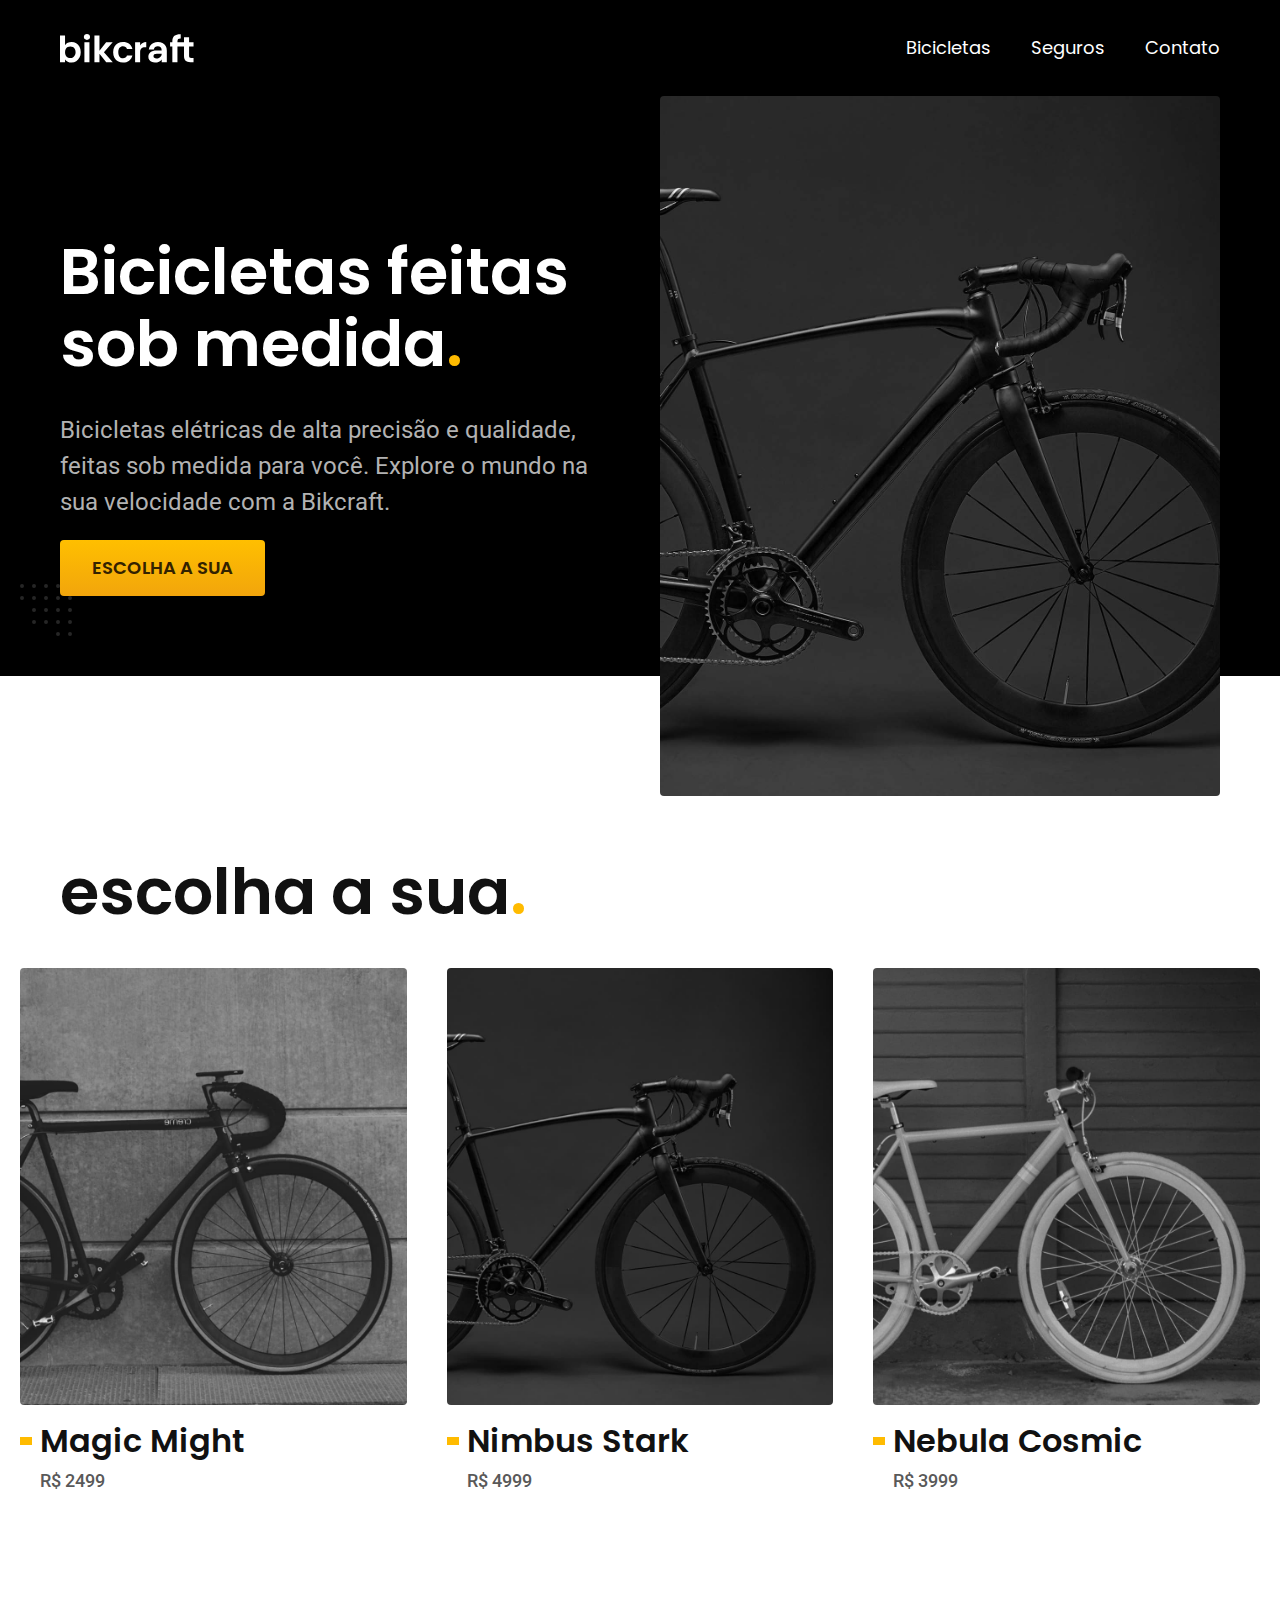
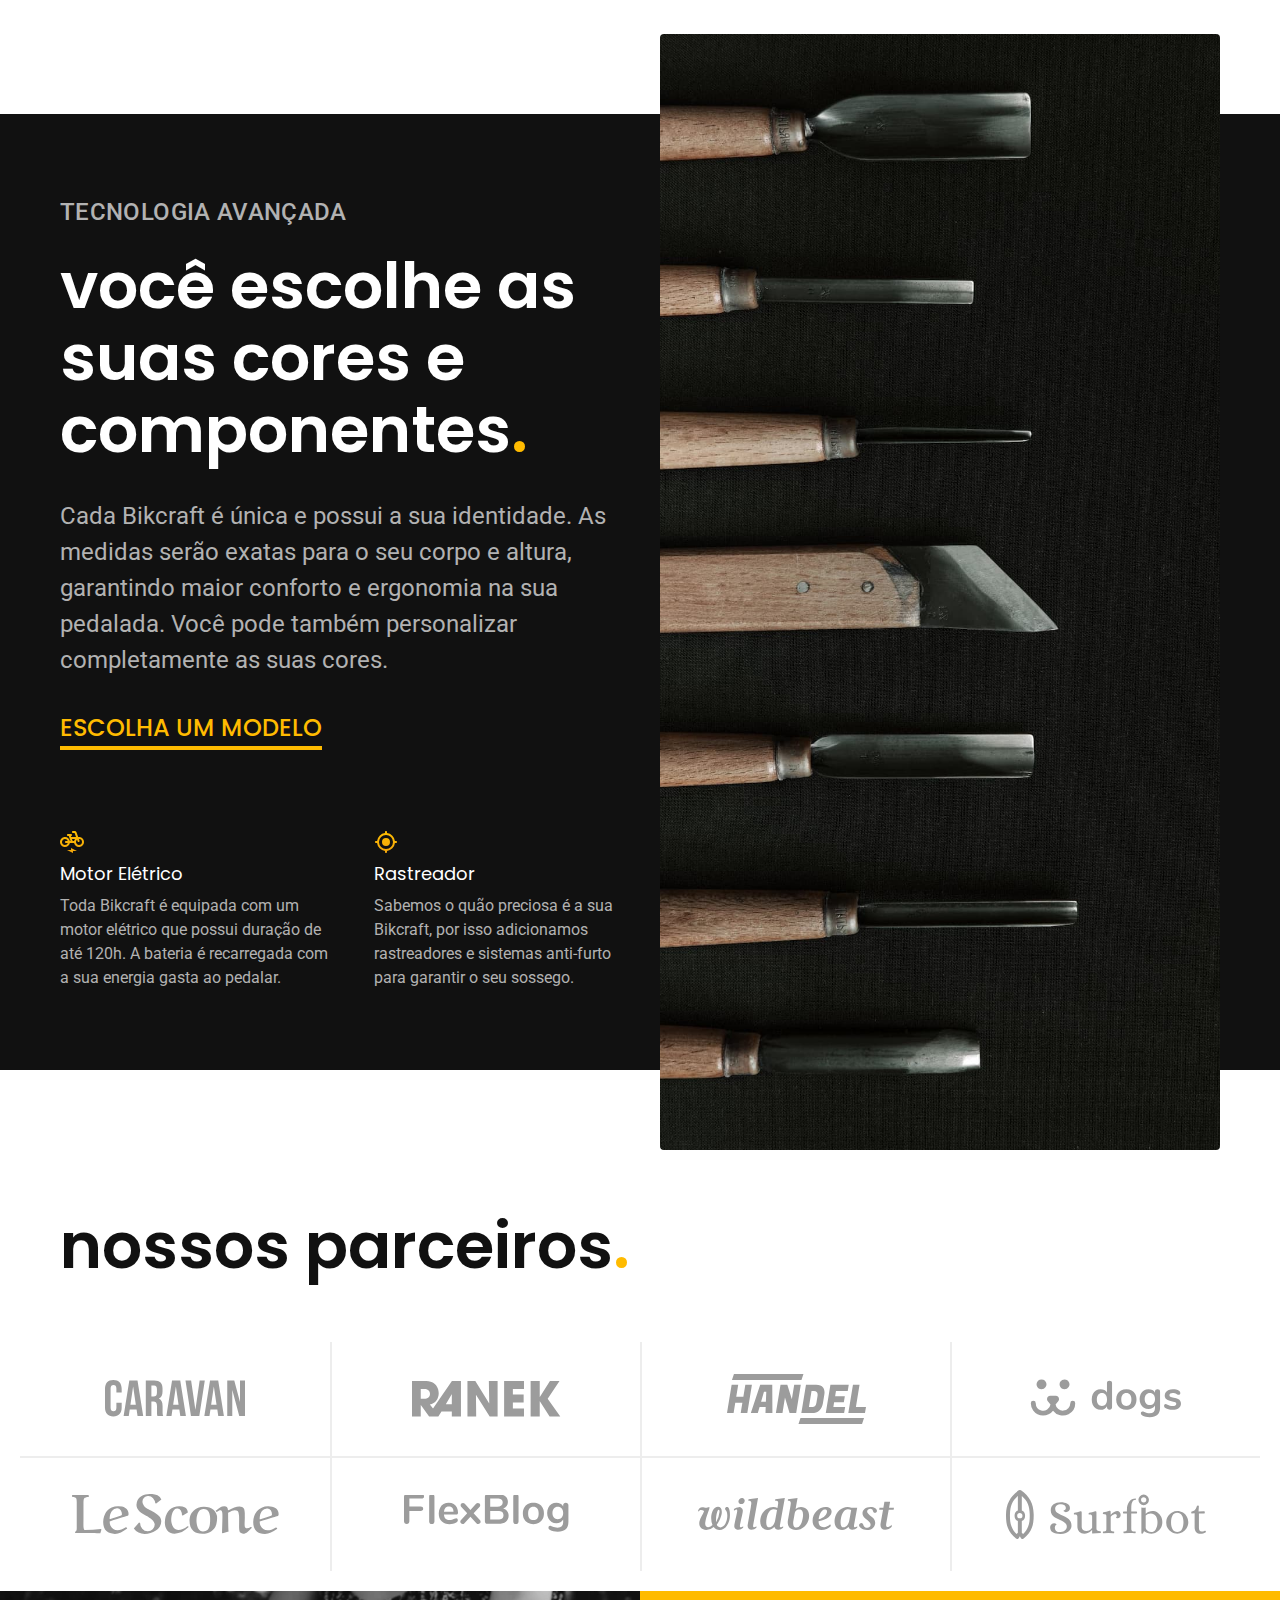
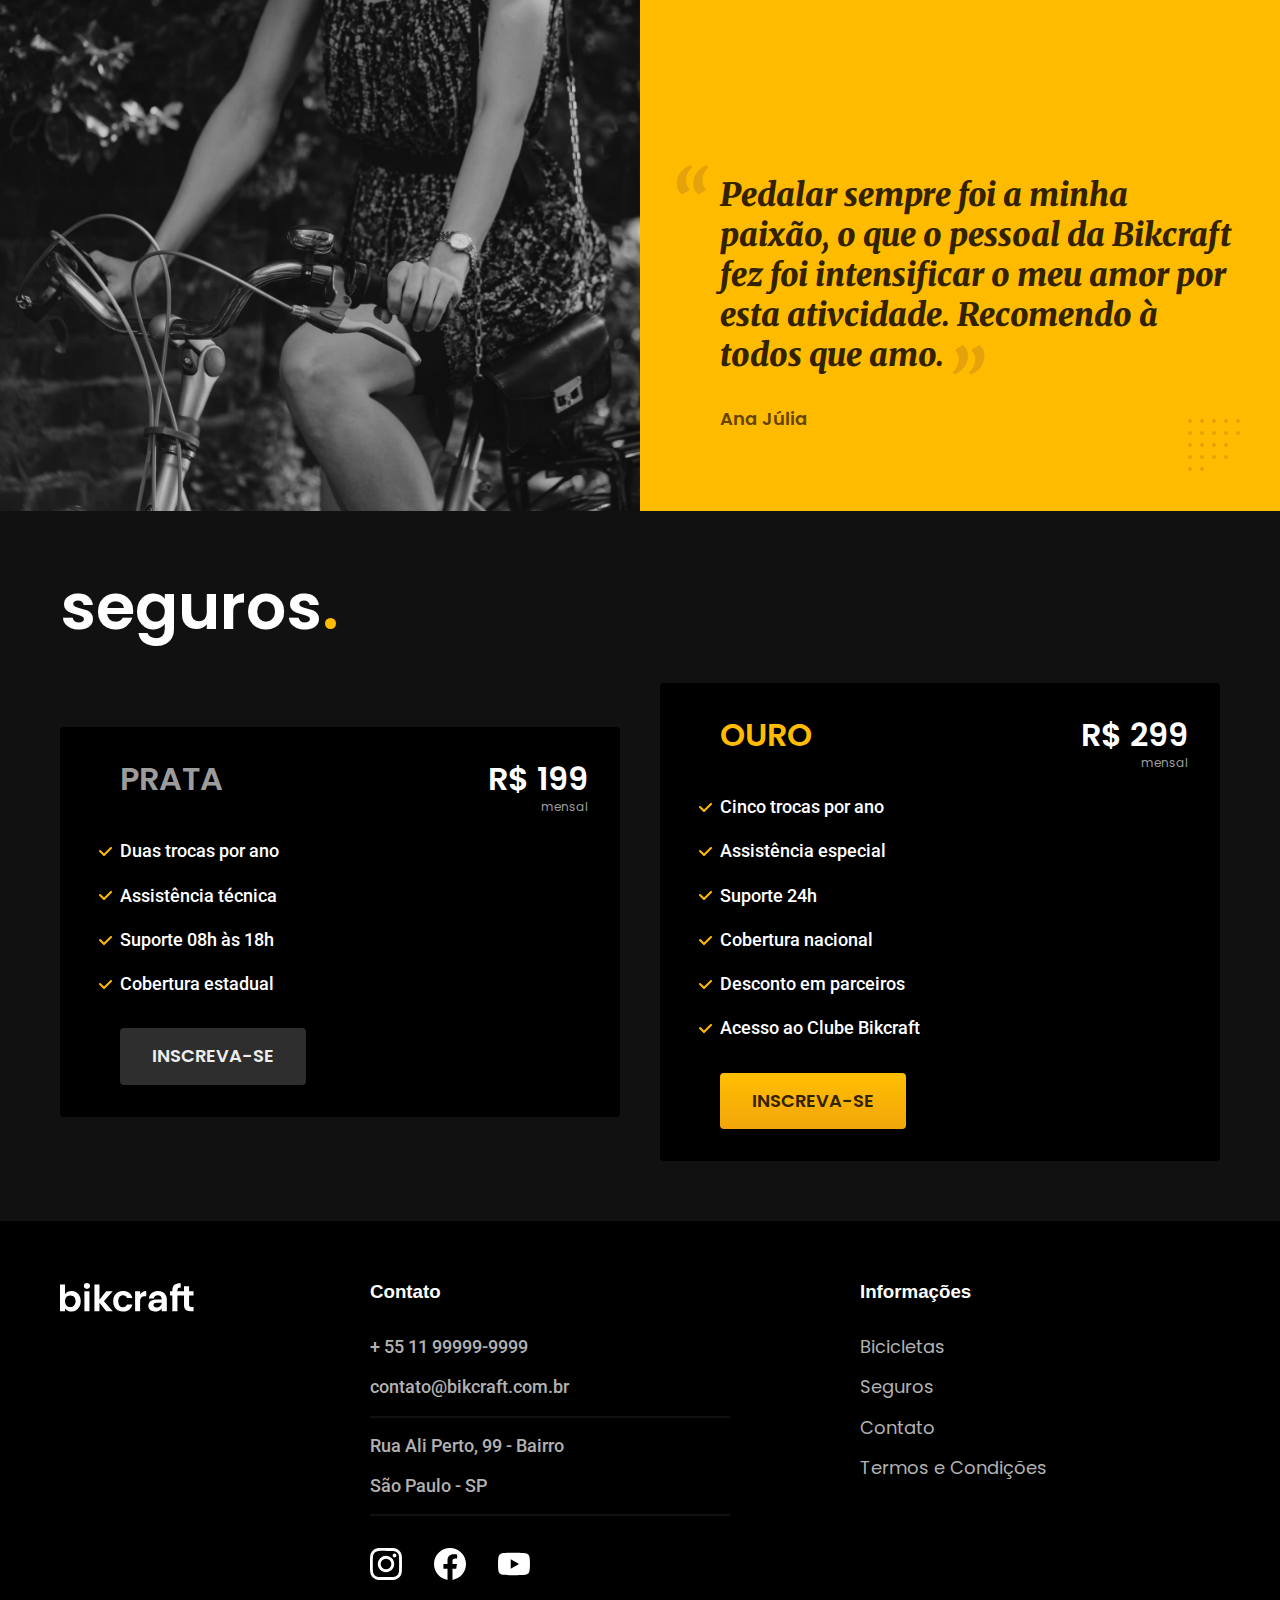
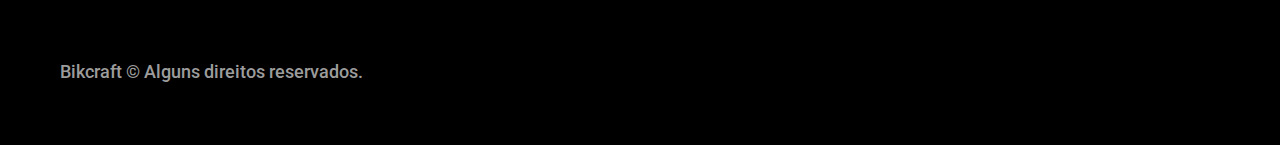
<file: index.html>
<!DOCTYPE html>
<html lang="pt-br">

<head>
  <meta charset="UTF-8">
  <meta name="viewport" content="width=device-width, initial-scale=1.0">

  <title>Bikcraft - Bicicletas Elétricas</title>

  <link rel="preconnect" href="https://fonts.googleapis.com">
  <link rel="preconnect" href="https://fonts.gstatic.com" crossorigin>
  <link href="https://fonts.googleapis.com/css2?family=Merriweather:ital,wght@1,900&family=Poppins:wght@400;600&family=Roboto:wght@400;500&display=swap" rel="stylesheet">

  <meta name="description" content="Bicicletas elétricas de alta precisão e qualidade, feitas sob medida para o cliente. Explore o mundo na sua velocidade com a Bikcraft.">

  <link rel="icon" href="favicon.svg" type="image/svg+xml">
  <link rel="preload" href="./css/style.min.css" as="style">
  <link rel="stylesheet" href="./css/style.min.css">

  <script>document.documentElement.classList.add('js')  </script>
</head>

<body>
  <header class="header-bg">
    <div class="header container">
      <a href="./">
        <img src="./img/bikcraft.svg" width="136" height="32" alt="Bikcraft">
      </a>

      <nav aria-label="primaria">
        <ul class="header-menu font-1-m cor-0">
          <li><a href="./bicicletas.html">Bicicletas</a></li>
          <li><a href="./seguros.html">Seguros</a></li>
          <li><a href="./contato.html">Contato</a></li>
        </ul>
      </nav>
    </div>
  </header>

  <main class="introducao-bg">
    <div class="introducao container">
      <div class="introducao-conteudo">
        <h1 class="font-1-xxl cor-0 fadeInDown" data-anime="200">Bicicletas feitas sob medida<span class="cor-p1">.</span></h1>
        <p class="font-2-l cor-5 fadeInDown" data-anime="400">Bicicletas elétricas de alta precisão e qualidade, feitas sob medida para você. Explore o mundo na sua velocidade com a Bikcraft.</p>
        <a class="botao fadeInDown" data-anime="600" href="./bicicletas.html">Escolha a sua</a>
      </div>
      <picture data-anime="800" class="fadeInDown">
        <source media="(max-width: 800px)" srcset="./img/bicicletas/nimbus.jpg">
        <img src="./img/fotos/introducao.jpg" width="1280" height="1600" alt="Bicicleta elétrica preta.">
      </picture>

    </div>
  </main>

  <article class="bicicletas-lista">
    <h2 class="container font-1-xxl">escolha a sua<span class="cor-p1">.</span></h2>

    <ul>
      <li>
        <a href="./bicicletas/magic.html">
          <img src="./img/bicicletas/magic-home.jpg" width="920" height="1040" alt="Bicicleta preta">
          <h3 class="font-1-xl">Magic Might</h3>
          <span class="font-2-m cor-8">R$ 2499</span>
        </a>
      </li>
      <li>
        <a href="./bicicletas/nimbus.html">
          <img src="./img/bicicletas/nimbus-home.jpg" width="920" height="1040" alt="Bicicleta preta">
          <h3 class="font-1-xl">Nimbus Stark</h3>
          <span class="font-2-m cor-8">R$ 4999</span>
        </a>
      </li>
      <li>
        <a href="./bicicletas/nebula.html">
          <img src="./img/bicicletas/nebula-home.jpg" width="920" height="1040" alt="Bicicleta preta">
          <h3 class="font-1-xl">Nebula Cosmic</h3>
          <span class="font-2-m cor-8">R$ 3999</span>
        </a>
      </li>
    </ul>
  </article>

  <article class="tecnologia-bg">
    <div class="tecnologia container">
      <div class="tecnologia-conteudo">
        <span class="font-2-l-b cor-5">Tecnologia Avançada</span>
        <h2 class="font-1-xxl cor-0">você escolhe as suas cores e componentes<span class="cor-p1">.</span></h2>
        <p class="font-2-l cor-5">Cada Bikcraft é única e possui a sua identidade. As medidas serão exatas para o seu corpo e altura, garantindo maior conforto e ergonomia na sua pedalada. Você pode também personalizar completamente as suas cores.</p>
        <a class="link" href="./bicicletas.html">Escolha um modelo</a>
        <div class="tecnologia-vantagens">
          <div>
            <img src="./img/icones/eletrica.svg" width="24" height="24" alt="">
            <h3 class="font-1-m cor-0">Motor Elétrico</h3>
            <p class="font-2-s cor-5">Toda Bikcraft é equipada com um motor elétrico que possui duração de até 120h. A bateria é recarregada com a sua energia gasta ao pedalar.</p>
          </div>
          <div>
            <img src="./img/icones/rastreador.svg" width="24" height="24" alt="">
            <h3 class="font-1-m cor-0">Rastreador</h3>
            <p class="font-2-s cor-5">Sabemos o quão preciosa é a sua Bikcraft, por isso adicionamos rastreadores e sistemas anti-furto para garantir o seu sossego.</p>
          </div>
        </div>
      </div>
      <div class="tecnologia-imagem">
        <img src="./img/fotos/tecnologia.jpg" width="1200" height="1920" alt="">
      </div>
    </div>
  </article>

  <section class="parceiros" aria-label="Nossos Parceiros">
    <h2 class="container font-1-xxl">nossos parceiros<span class="cor-p1">.</span></h2>

    <ul>
      <li><img src="img/parceiros/caravan.svg" width="140" height="38" alt="caravan"></li>
      <li><img src="img/parceiros/ranek.svg" width="149" height="36" alt="ranek"></li>
      <li><img src="img/parceiros/handel.svg" width="139" height="50" alt="handel"></li>
      <li><img src="img/parceiros/dogs.svg" width="152" height="39" alt="dogs""></li>
      <li><img src=" img/parceiros/lescone.svg" width="208" height="41" alt="lescone"></li>
      <li><img src="img/parceiros/flexblog.svg" width="165" height="38" alt="flexblog"></li>
      <li><img src="img/parceiros/wildbeast.svg" width="196" height="34" alt="wildbeast"></li>
      <li><img src="img/parceiros/surfbot.svg" width="200" height="49" alt="surfbot"></li>
    </ul>
  </section>

  <section class="depoimento" aria-label="Depoimentos">
    <div>
      <img src="img/fotos/depoimento.jpg" width="1560" height="1360" alt="Pessoa peadalando uma bicicleta Bikcraft">
    </div>
    <div class="depoimento-conteudo">
      <blockquote class="font-1-xl cor-p5">
        <p>Pedalar sempre foi a minha paixão, o que o pessoal da Bikcraft fez foi intensificar o meu amor por esta ativcidade. Recomendo à todos que amo.</p>
      </blockquote>
      <span class="font-1-m-b cor-p4">Ana Júlia</span>
    </div>
  </section>

  <article class="seguros-bg">
    <div class="seguros container">
      <h2 class="font-1-xxl cor-0">seguros<span class="cor-p1">.</span></h2>
      <div class="seguros-item">
        <h3 class="font-1-xl cor-6">PRATA</h3>
        <span class="font-1-xl cor-0">R$ 199 <span class="font-1-xs cor-6">mensal</span>
        </span>

        <ul class="font-2-m cor-0">
          <li>Duas trocas por ano</li>
          <li>Assistência técnica</li>
          <li>Suporte 08h às 18h</li>
          <li>Cobertura estadual</li>
        </ul>
        <a class="botao secundario" href="./orcamento.html">Inscreva-se</a>
      </div>

      <div class="seguros-item">
        <h3 class="font-1-xl cor-p1">OURO</h3>
        <span class="font-1-xl cor-0">R$ 299 <span class="font-1-xs cor-6">mensal</span>
        </span>

        <ul class="font-2-m cor-0">
          <li>Cinco trocas por ano</li>
          <li>Assistência especial</li>
          <li>Suporte 24h</li>
          <li>Cobertura nacional</li>
          <li>Desconto em parceiros</li>
          <li>Acesso ao Clube Bikcraft</li>
        </ul>
        <a class="botao" href="./orcamento.html">Inscreva-se</a>
      </div>
    </div>
  </article>

  <footer class="footer-bg">
    <div class="footer container">
      <img src="./img/bikcraft.svg" width="136" height="32" alt="Bikcraft">
      <div class="footer-contato">
        <h3 class="font-2-1-b cor-0">Contato</h3>
        <ul class="font-2-m cor-5">
          <li><a href="tel:+5511999999999">+ 55 11 99999-9999</a></li>
          <li><a href="mailto:contato@bikcraft.com.br">contato@bikcraft.com.br</a></li>
          <li>Rua Ali Perto, 99 - Bairro</li>
          <li>São Paulo - SP</li>
        </ul>
        <div class="footer-redes">
          <a href="./">
            <img src="./img/redes/instagram.svg" width="32" height="32" alt="Instagram">
          </a>

          <a href="./">
            <img src="./img/redes/facebook.svg" width="32" height="32" alt="Facebook">
          </a>

          <a href="./">
            <img src="./img/redes/youtube.svg" width="32" height="32" alt="Youtube">
          </a>

        </div>
      </div>
      <div class="footer-informacoes">
        <h3 class="font-2-1-b cor-0">Informações</h3>
        <nav>
          <ul class="font-1-m cor-5">
            <li><a href="./bicicletas.html">Bicicletas</a></li>
            <li><a href="./seguros.html">Seguros</a></li>
            <li><a href="./contato.html">Contato</a></li>
            <li><a href="./termos.html">Termos e Condições</a></li>
          </ul>
        </nav>
      </div>
      <p class="footer-copy font-2-m cor-6">Bikcraft © Alguns direitos reservados.</p>
    </div>
  </footer>

  <script src="js/plugins/simple-anime.js"></script>
  <script src="./js/script.js"></script>
</body>

</html>
</file>
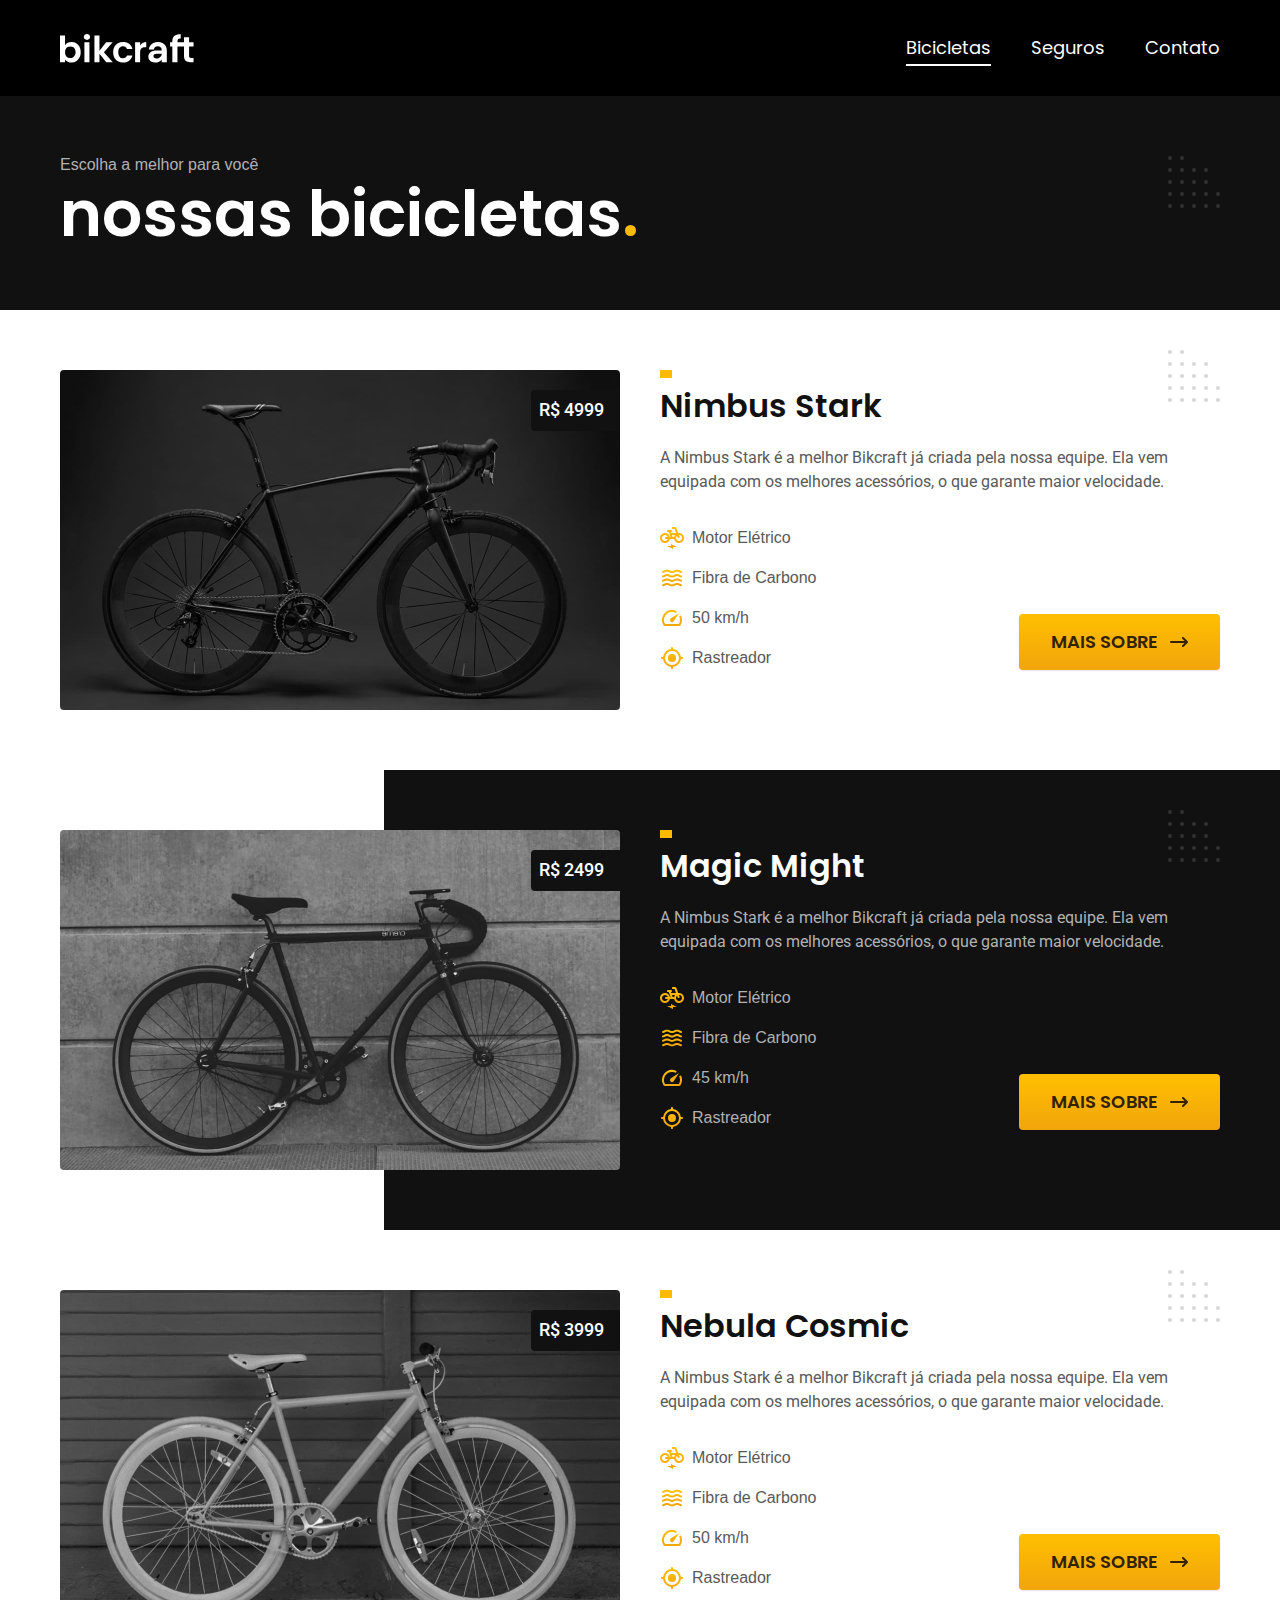
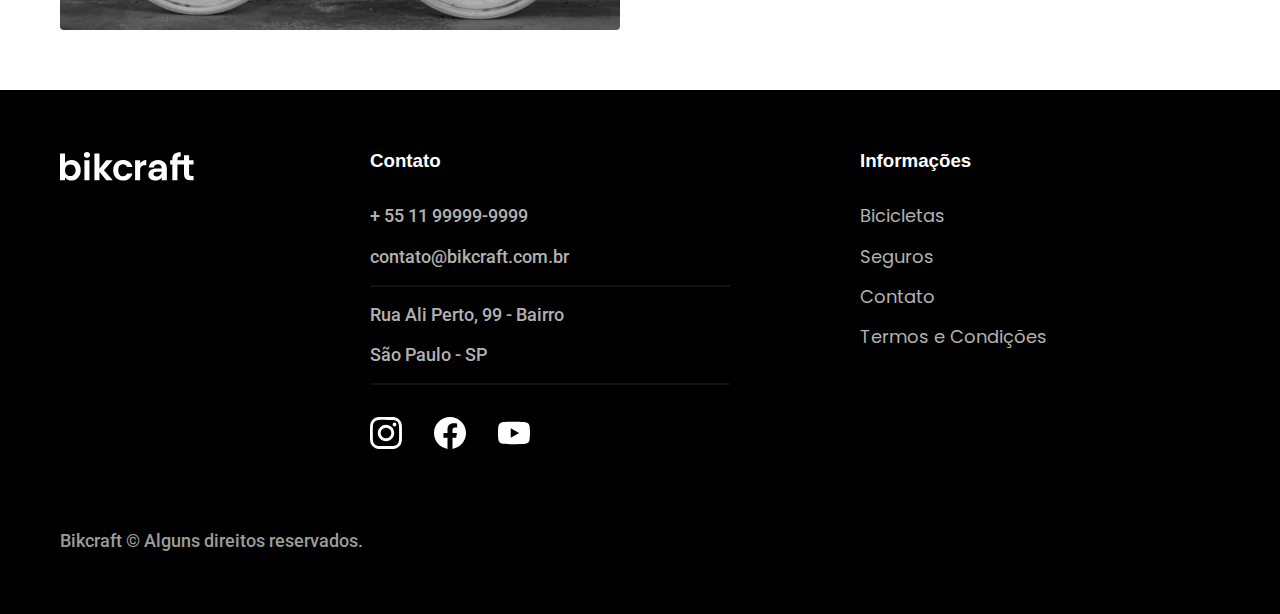
<file: bicicletas.html>
<!DOCTYPE html>
<html lang="pt-br">

<head>
  <meta charset="UTF-8">
  <meta name="viewport" content="width=device-width, initial-scale=1.0">

  <title>Bicicletas | Bikcraft</title>
  <meta name="description" content="Bicicletas elétricas de alta precisão e qualidade, feitas sob medida para o cliente. Explore o mundo na sua velocidade com a Bikcraft.">

  <link rel="icon" href="favicon.svg" type="image/svg+xml">
  <link rel="preload" href="./css/style.min.css" as="style">
  <link rel="stylesheet" href="./css/style.min.css">

  <link rel="preconnect" href="https://fonts.googleapis.com">
  <link rel="preconnect" href="https://fonts.gstatic.com" crossorigin>
  <link href="https://fonts.googleapis.com/css2?family=Merriweather:ital,wght@1,900&family=Poppins:wght@400;600&family=Roboto:wght@400;500&display=swap" rel="stylesheet">
  <script>document.documentElement.classList.add('js')  </script>
</head>

<body id="bicicletas">
  <header class="header-bg">
    <div class="header container">
      <a href="./">
        <img src="./img/bikcraft.svg" alt="Bikcraft">
      </a>

      <nav aria-label="primaria">
        <ul class="header-menu font-1-m cor-0">
          <li><a href="./bicicletas.html">Bicicletas</a></li>
          <li><a href="./seguros.html">Seguros</a></li>
          <li><a href="./contato.html">Contato</a></li>
        </ul>
      </nav>
    </div>
  </header>


  <main>
    <div class="titulo-bg">
      <div class="titulo container">
        <p class="font-2-1-b cor-5">Escolha a melhor para você</p>
        <h1 class="font-1-xxl cor-0">nossas bicicletas<span class="cor-p1">.</span></h1>
      </div>
    </div>


    <div class="bicicletas container">
      <div class="bicicletas-imagem">
        <img src="./img/bicicletas/nimbus.jpg" alt="Bicicleta preta">
        <span class="font-2-m cor-0">R$ 4999</span>
      </div>

      <div class="bicicletas-conteudo">
        <h2 class="font-1-xl">Nimbus Stark</h2>
        <p class="font-2-s cor-8">A Nimbus Stark é a melhor Bikcraft já criada pela nossa equipe. Ela vem equipada com os melhores acessórios, o que garante maior velocidade.</p>
        <ul class="-1-m cor-8">
          <li>
            <img src="img/icones/eletrica.svg" alt="">
            Motor Elétrico
          </li>

          <li>
            <img src="img/icones/carbono.svg" alt="">
            Fibra de Carbono
          </li>

          <li>
            <img src="img/icones/velocidade.svg" alt="">
            50 km/h
          </li>

          <li>
            <img src="img/icones/rastreador.svg" alt="">
            Rastreador
          </li>
        </ul>

        <a class="botao seta" href="./bicicletas/nimbus.html">Mais Sobre</a>
      </div>
    </div>


    <div class="bicicletas-bg">
      <div class="bicicletas container">
        <div class="bicicletas-imagem">
          <img src="./img/bicicletas/magic.jpg" alt="Bicicleta preta">
          <span class="font-2-m cor-0">R$ 2499</span>
        </div>

        <div class="bicicletas-conteudo">
          <h2 class="font-1-xl cor-0">Magic Might</h2>
          <p class="font-2-s cor-5">A Nimbus Stark é a melhor Bikcraft já criada pela nossa equipe. Ela vem equipada com os melhores acessórios, o que garante maior velocidade.</p>
          <ul class="-1-m cor-5">
            <li>
              <img src="img/icones/eletrica.svg" alt="">
              Motor Elétrico
            </li>

            <li>
              <img src="img/icones/carbono.svg" alt="">
              Fibra de Carbono
            </li>

            <li>
              <img src="img/icones/velocidade.svg" alt="">
              45 km/h
            </li>

            <li>
              <img src="img/icones/rastreador.svg" alt="">
              Rastreador
            </li>
          </ul>
          <a class="botao seta" href="./bicicletas/magic.html">Mais Sobre</a>
        </div>

      </div>
    </div>


    <div class="bicicletas container">
      <div class="bicicletas-imagem">
        <img src="./img/bicicletas/nebula.jpg" alt="Bicicleta preta">
        <span class="font-2-m cor-0">R$ 3999</span>
      </div>

      <div class="bicicletas-conteudo">
        <h2 class="font-1-xl">Nebula Cosmic</h2>
        <p class="font-2-s cor-8">A Nimbus Stark é a melhor Bikcraft já criada pela nossa equipe. Ela vem equipada com os melhores acessórios, o que garante maior velocidade.</p>
        <ul class="-1-m cor-8">
          <li>
            <img src="img/icones/eletrica.svg" alt="">
            Motor Elétrico
          </li>

          <li>
            <img src="img/icones/carbono.svg" alt="">
            Fibra de Carbono
          </li>

          <li>
            <img src="img/icones/velocidade.svg" alt="">
            50 km/h
          </li>

          <li>
            <img src="img/icones/rastreador.svg" alt="">
            Rastreador
          </li>
        </ul>
        <a class="botao seta" href="./bicicletas/nebula.html">Mais Sobre</a>
      </div>

    </div>

  </main>

  <footer class="footer-bg">
    <div class="footer container">
      <img src="./img/bikcraft.svg" alt="Bikcraft">
      <div class="footer-contato">
        <h3 class="font-2-1-b cor-0">Contato</h3>
        <ul class="font-2-m cor-5">
          <li><a href="tel:+5511999999999">+ 55 11 99999-9999</a></li>
          <li><a href="mailto:contato@bikcraft.com.br">contato@bikcraft.com.br</a></li>
          <li>Rua Ali Perto, 99 - Bairro</li>
          <li>São Paulo - SP</li>
        </ul>
        <div class="footer-redes">
          <a href="./">
            <img src="./img/redes/instagram.svg" alt="Instagram">
          </a>

          <a href="./">
            <img src="./img/redes/facebook.svg" alt="Facebook">
          </a>

          <a href="./">
            <img src="./img/redes/youtube.svg" alt="Youtube">
          </a>

        </div>
      </div>
      <div class="footer-informacoes">
        <h3 class="font-2-1-b cor-0">Informações</h3>
        <nav>
          <ul class="font-1-m cor-5">
            <li><a href="./bicicletas.html">Bicicletas</a></li>
            <li><a href="./seguros.html">Seguros</a></li>
            <li><a href="./contato.html">Contato</a></li>
            <li><a href="./termos.html">Termos e Condições</a></li>
          </ul>
        </nav>
      </div>
      <p class="footer-copy font-2-m cor-6">Bikcraft © Alguns direitos reservados.</p>
    </div>
  </footer>
  <script src="./js/script.js"></script>
</body>

</html>
</file>
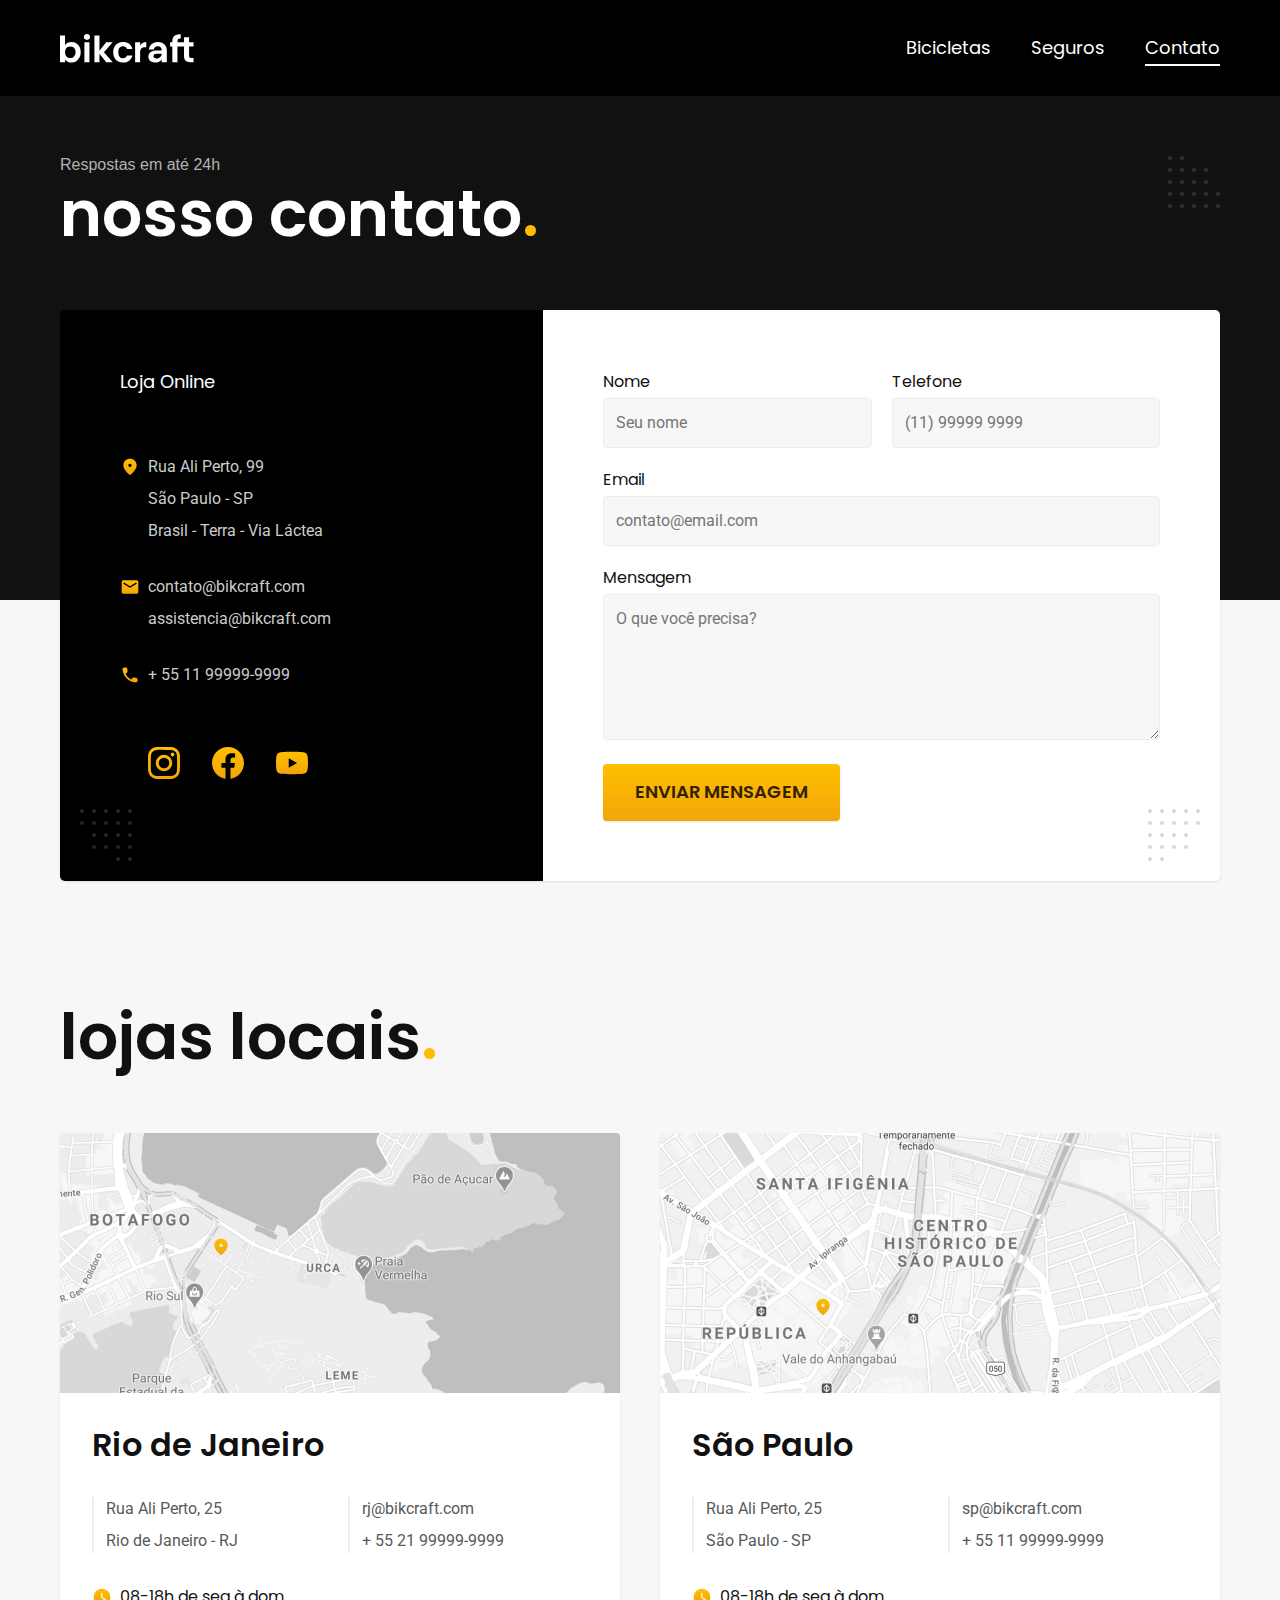
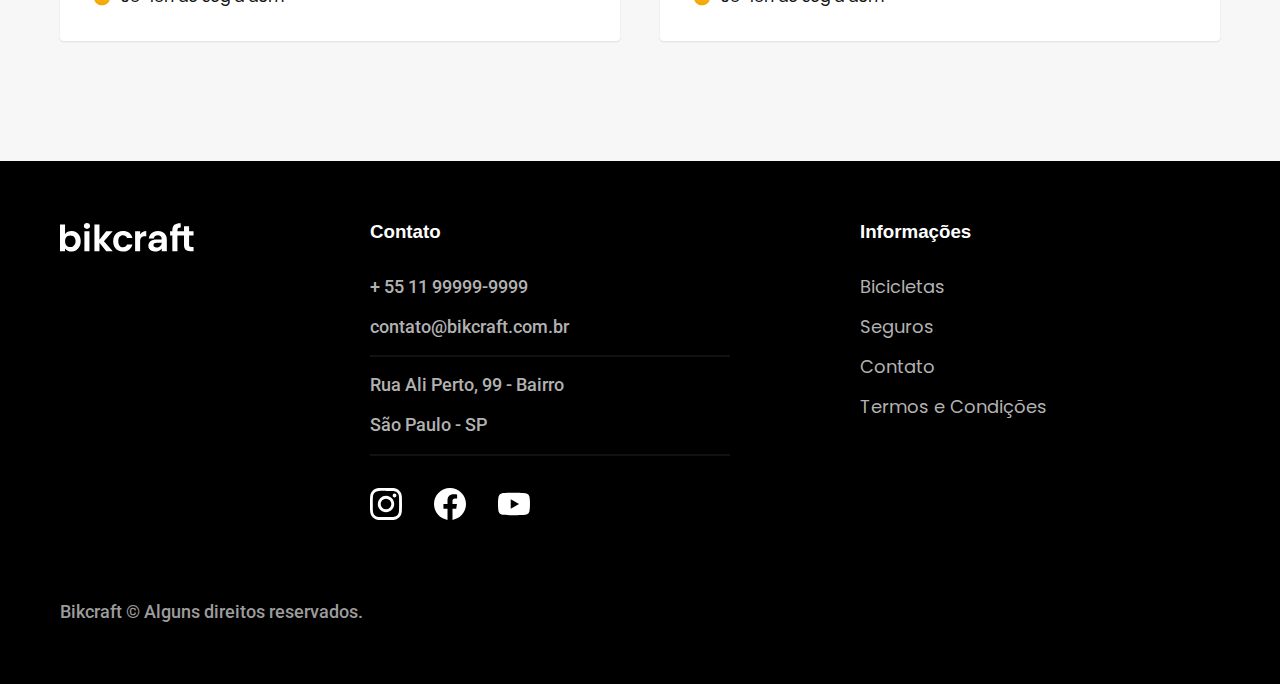
<file: contato.html>
<!DOCTYPE html>
<html lang="pt-br">

<head>
  <meta charset="UTF-8">
  <meta name="viewport" content="width=device-width, initial-scale=1.0">

  <title>Contato | Bikcraft</title>
  <meta name="description" content="Bicicletas elétricas de alta precisão e qualidade, feitas sob medida para o cliente. Explore o mundo na sua velocidade com a Bikcraft.">

  <link rel="icon" href="favicon.svg" type="image/svg+xml">
  <link rel="preload" href="./css/style.min.css" as="style">
  <link rel="stylesheet" href="./css/style.min.css">

  <link rel="preconnect" href="https://fonts.googleapis.com">
  <link rel="preconnect" href="https://fonts.gstatic.com" crossorigin>
  <link href="https://fonts.googleapis.com/css2?family=Merriweather:ital,wght@1,900&family=Poppins:wght@400;600&family=Roboto:wght@400;500&display=swap" rel="stylesheet">
  <script>document.documentElement.classList.add('js')  </script>
</head>

<body id="contato">
  <header class="header-bg">
    <div class="header container">
      <a href="./">
        <img src="./img/bikcraft.svg" alt="Bikcraft">
      </a>

      <nav aria-label="primaria">
        <ul class="header-menu font-1-m cor-0">
          <li><a href="./bicicletas.html">Bicicletas</a></li>
          <li><a href="./seguros.html">Seguros</a></li>
          <li><a href="./contato.html">Contato</a></li>
        </ul>
      </nav>
    </div>
  </header>


  <main>
    <div class="titulo-bg">
      <div class="titulo container">
        <p class="font-2-1-b cor-5">Respostas em até 24h</p>
        <h1 class="font-1-xxl cor-0">nosso contato<span class="cor-p1">.</span></h1>
      </div>
    </div>

    <div class="contato container">
      <section class="contato-dados" aria-label="Endereço">
        <h2 class="font-1-m cor-0">Loja Online</h2>
        <div class="contato-endereco font-2-s cor-4">
          <p>Rua Ali Perto, 99</p>
          <p>São Paulo - SP</p>
          <p>Brasil - Terra - Via Láctea</p>
        </div>
        <address class="contato-meios font-2-s cor-4">
          <a href="mailto:contato@bikcraft.com">contato@bikcraft.com</a>
          <a href="mailto:assistencia@bikcraft.com">assistencia@bikcraft.com</a>
          <a href="tel:+5511999999999">+ 55 11 99999-9999</a>
        </address>
        <div class="contato-redes">
          <a href="./">
            <img src="./img/redes/instagram-p.svg" alt="Instagram">
          </a>

          <a href="./">
            <img src="./img/redes/facebook-p.svg" alt="Facebook">
          </a>

          <a href="./">
            <img src="./img/redes/youtube-p.svg" alt="Youtube">
          </a>
        </div>
      </section>

      <section class="contato-formulario" aria-label="Formulário">
        <form class="form" action="./contato.html">
          <div>
            <label for="nome">Nome</label>
            <input type="text" id="nome" name="nome" placeholder="Seu nome">
          </div>
          <div>
            <label for="telefone">Telefone</label>
            <input type="text" id="telefone" name="telefone" placeholder="(11) 99999 9999">
          </div>
          <div class="col-2">
            <label for="email">Email</label>
            <input type="email" id="email" name="email" placeholder="contato@email.com">
          </div>
          <div class="col-2">
            <label for="mensagem">Mensagem</label>
            <textarea rows="5" id="mensagem" name="mensagem" placeholder="O que você precisa?"></textarea>
          </div>
          <button class="botao col-2">Enviar Mensagem</button>
        </form>
      </section>
    </div>
  </main>

  <article class="lojas container">
    <h2 class="font-1-xxl">lojas locais<span class="cor-p1">.</span></h2>
    <div class="lojas-item">
      <img src="./img/lojas/rj.jpg" alt="Mapa marcando o esdereço em Rua Ali Perto, 25 Rio de Janeiro - RJ">
      <div class="lojas-conteudo">
        <h3 class="font-1-xl">Rio de Janeiro</h3>
        <div class="lojas-dados font-2-s cor-8">
          <p>Rua Ali Perto, 25</p>
          <p>Rio de Janeiro - RJ</p>
        </div>
        <div class="lojas-dados font-2-s cor-8">
          <a href="mailto:rj@bikcraft.com">rj@bikcraft.com</a>
          <a href="tel:+5521999999999">+ 55 21 99999-9999</a>
        </div>
        <p class="lojas-tempo font-1-s"><img src="./img/icones/horario.svg" alt="">08-18h de seg à dom</p>
      </div>
    </div>

    <div class="lojas-item">
      <img src="./img/lojas/sp.jpg" alt="Mapa marcando o esdereço em Rua Ali Perto, 25 São Paulo- SP">
      <div class="lojas-conteudo">
        <h3 class="font-1-xl">São Paulo</h3>
        <div class="lojas-dados font-2-s cor-8">
          <p>Rua Ali Perto, 25</p>
          <p>São Paulo - SP</p>
        </div>
        <div class="lojas-dados font-2-s cor-8">
          <a href="mailto:rj@bikcraft.com">sp@bikcraft.com</a>
          <a href="tel:+5511999999999">+ 55 11 99999-9999</a>
        </div>
        <p class="lojas-tempo font-1-s"><img src="./img/icones/horario.svg" alt="">08-18h de seg à dom</p>
      </div>
    </div>
  </article>

  <footer class="footer-bg">
    <div class="footer container">
      <img src="./img/bikcraft.svg" alt="Bikcraft">
      <div class="footer-contato">
        <h3 class="font-2-1-b cor-0">Contato</h3>
        <ul class="font-2-m cor-5">
          <li><a href="tel:+5511999999999">+ 55 11 99999-9999</a></li>
          <li><a href="mailto:contato@bikcraft.com.br">contato@bikcraft.com.br</a></li>
          <li>Rua Ali Perto, 99 - Bairro</li>
          <li>São Paulo - SP</li>
        </ul>
        <div class="footer-redes">
          <a href="./">
            <img src="./img/redes/instagram.svg" alt="Instagram">
          </a>

          <a href="./">
            <img src="./img/redes/facebook.svg" alt="Facebook">
          </a>

          <a href="./">
            <img src="./img/redes/youtube.svg" alt="Youtube">
          </a>
        </div>
      </div>
      <div class="footer-informacoes">
        <h3 class="font-2-1-b cor-0">Informações</h3>
        <nav>
          <ul class="font-1-m cor-5">
            <li><a href="./bicicletas.html">Bicicletas</a></li>
            <li><a href="./seguros.html">Seguros</a></li>
            <li><a href="./contato.html">Contato</a></li>
            <li><a href="./termos.html">Termos e Condições</a></li>
          </ul>
        </nav>
      </div>
      <p class="footer-copy font-2-m cor-6">Bikcraft © Alguns direitos reservados.</p>
    </div>
  </footer>
  <script src="./js/script.js"></script>
</body>

</html>
</file>
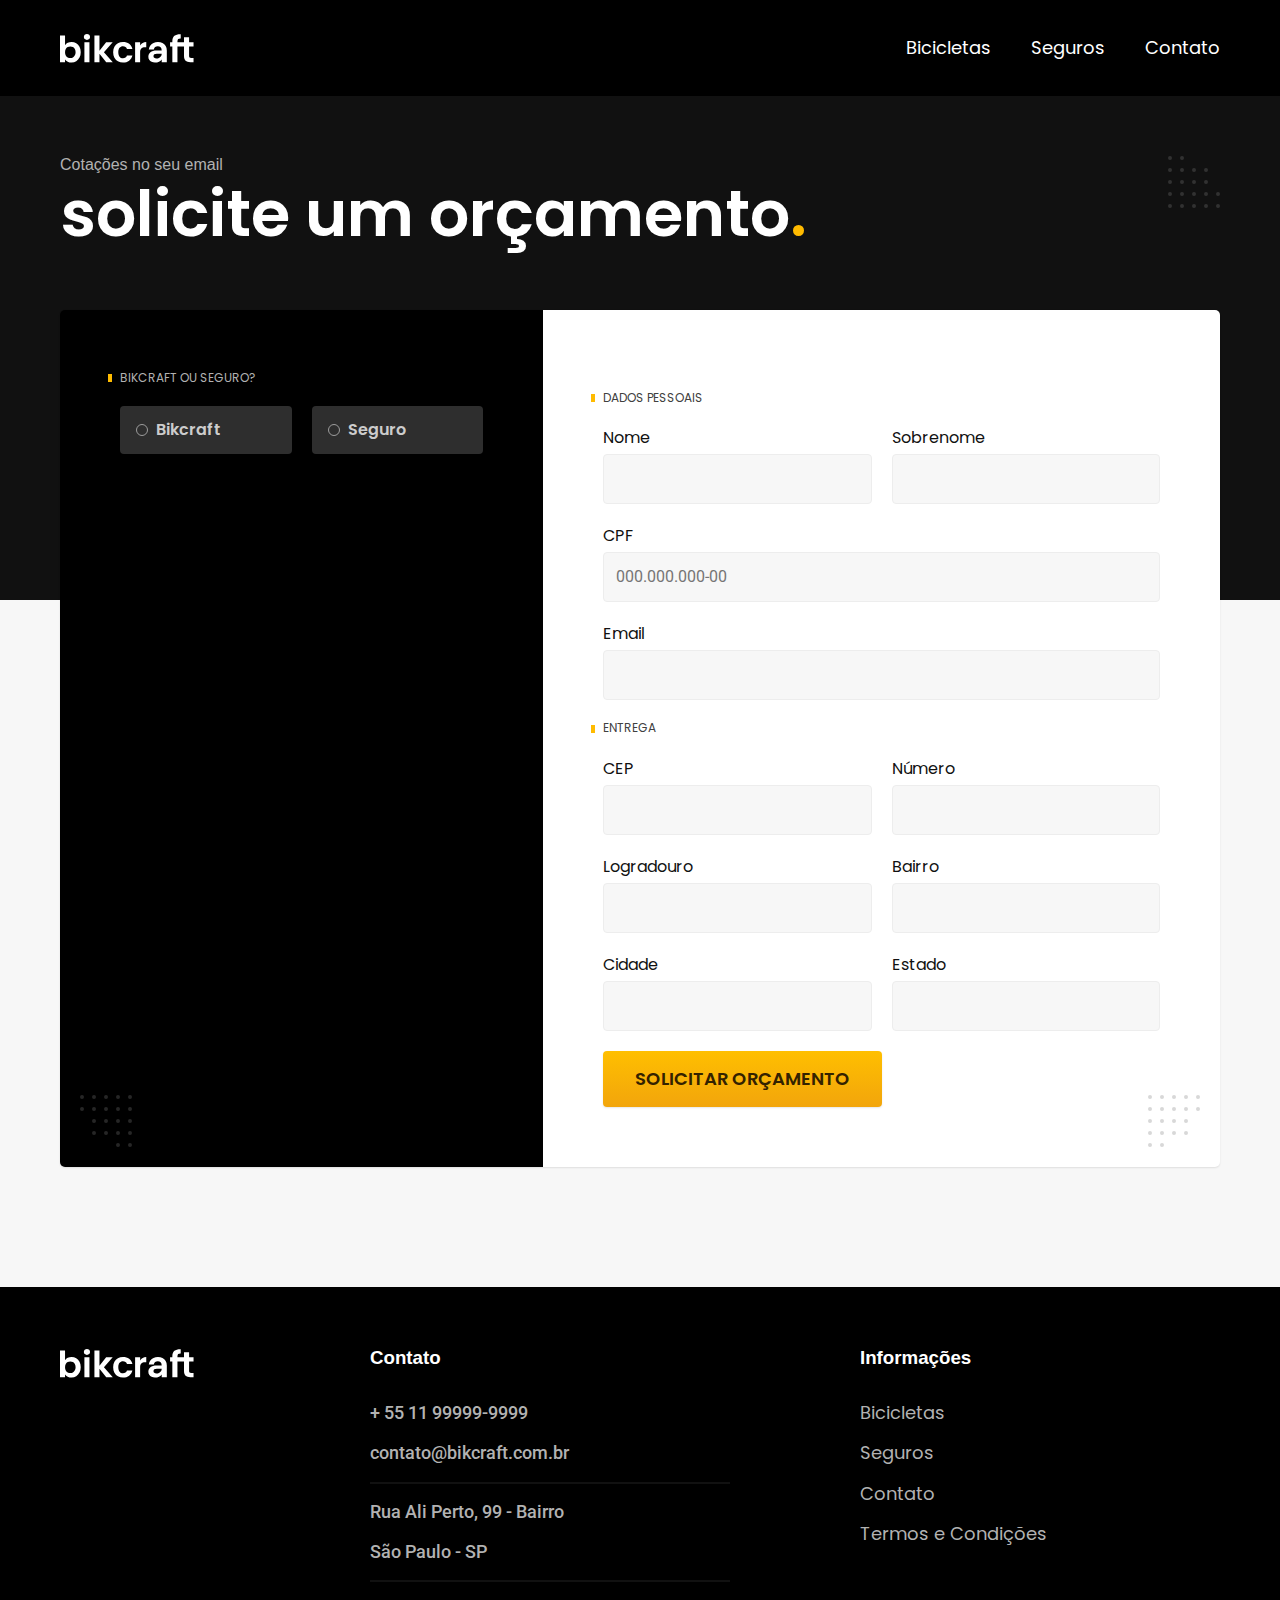
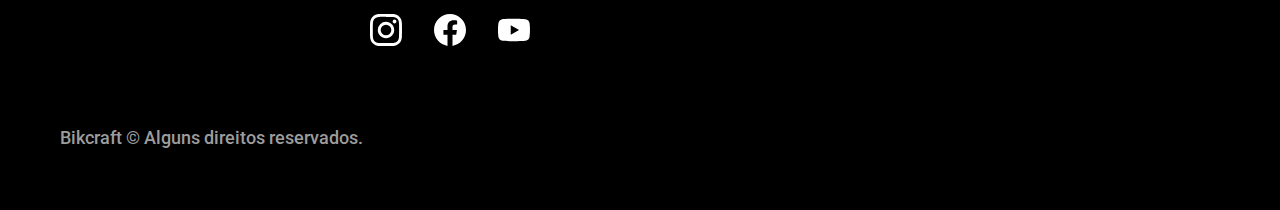
<file: orcamento.html>
<!DOCTYPE html>
<html lang="pt-br">

<head>
  <meta charset="UTF-8">
  <meta name="viewport" content="width=device-width, initial-scale=1.0">

  <title>Orçamento | Bikcraft</title>
  <meta name="description" content="Bicicletas elétricas de alta precisão e qualidade, feitas sob medida para o cliente. Explore o mundo na sua velocidade com a Bikcraft.">

  <link rel="icon" href="favicon.svg" type="image/svg+xml">
  <link rel="preload" href="./css/style.min.css" as="style">
  <link rel="stylesheet" href="./css/style.min.css">

  <link rel="preconnect" href="https://fonts.googleapis.com">
  <link rel="preconnect" href="https://fonts.gstatic.com" crossorigin>
  <link href="https://fonts.googleapis.com/css2?family=Merriweather:ital,wght@1,900&family=Poppins:wght@400;600&family=Roboto:wght@400;500&display=swap" rel="stylesheet">
  <script>document.documentElement.classList.add('js')  </script>
</head>

<body id="orcamento">
  <header class="header-bg">
    <div class="header container">
      <a href="./">
        <img src="./img/bikcraft.svg" alt="Bikcraft">
      </a>

      <nav aria-label="primaria">
        <ul class="header-menu font-1-m cor-0">
          <li><a href="./bicicletas.html">Bicicletas</a></li>
          <li><a href="./seguros.html">Seguros</a></li>
          <li><a href="./contato.html">Contato</a></li>
        </ul>
      </nav>
    </div>
  </header>


  <main>
    <div class="titulo-bg">
      <div class="titulo container">
        <p class="font-2-1-b cor-5">Cotações no seu email</p>
        <h1 class="font-1-xxl cor-0">solicite um orçamento<span class="cor-p1">.</span></h1>
      </div>
    </div>

    <form class="orcamento container" action="./">
      <div class="orcamento-produto">
        <h2 class="font-1-xs cor-5">Bikcraft ou Seguro?</h2>

        <input type="radio" name="tipo" value="bikcraft" id="bikcraft">
        <label for="bikcraft">Bikcraft</label>

        <input type="radio" name="tipo" value="seguro" id="seguro">
        <label for="seguro">Seguro</label>

        <div class="orcamento-conteudo" id="orcamento-bikcraft">
          <h2 class="font-1-xs cor-5">Escolha a sua</h2>

          <input type="radio" name="produto" value="nimbus" id="nimbus">
          <label for="nimbus">Nimbus Stark <span>R$ 2499</span></label>
          <div class="orcamento-detalhes">
            <ul class="font-1-xs cor-8">
              <li><img src="./img/icones/eletrica.svg" alt="">Motor Elétrico</li>
              <li><img src="./img/icones/carbono.svg" alt="">Fibra de Carbono</li>
              <li><img src="./img/icones/velocidade.svg" alt="">50 km/h</li>
              <li><img src="./img/icones/rastreador.svg" alt="">Rastreador</li>
            </ul>
            <img src="./img/bicicletas/nimbus.jpg" alt="Bicicleta preta">
          </div>

          <input type="radio" name="produto" value="magic" id="magic">
          <label for="magic">Magic Might <span>R$ 3999</span></label>
          <div class="orcamento-detalhes">
            <ul class="font-1-xs cor-8">
              <li><img src="./img/icones/eletrica.svg" alt="">Motor Elétrico</li>
              <li><img src="./img/icones/carbono.svg" alt="">Fibra de Carbono</li>
              <li><img src="./img/icones/velocidade.svg" alt="">45 km/h</li>
              <li><img src="./img/icones/rastreador.svg" alt="">Rastreador</li>
            </ul>
            <img src="./img/bicicletas/magic.jpg" alt="Bicicleta preta">
          </div>

          <input type="radio" name="produto" value="nebula" id="nebula">
          <label for="nebula">Nebula Cosmic <span>R$ 4999</span></label>
          <div class="orcamento-detalhes">
            <ul class="font-1-xs cor-8">
              <li><img src="./img/icones/eletrica.svg" alt="">Motor Elétrico</li>
              <li><img src="./img/icones/carbono.svg" alt="">Fibra de Carbono</li>
              <li><img src="./img/icones/velocidade.svg" alt="">40 km/h</li>
              <li><img src="./img/icones/rastreador.svg" alt="">Rastreador</li>
            </ul>
            <img src="./img/bicicletas/nebula.jpg" alt="Bicicleta preta">
          </div>
        </div>

        <div class="orcamento-conteudo" id="orcamento-seguro">
          <h2 class="font-1-xs cor-5">Escolha o plano</h2>

          <input type="radio" name="produto" value="prata" id="prata">
          <label for="prata">Prata <span>R$ 199</span></label>

          <input type="radio" name="produto" value="ouro" id="ouro">
          <label for="ouro">Ouro <span>R$ 299</span></label>
        </div>

      </div>
      <div class="orcamento-dados form">
        <h2 class="font-1-xs cor-9 col-2">dados pessoais</h2>
        <div>
          <label for="nome">Nome</label>
          <input type="text" id="nome" name="nome">
        </div>
        <div>
          <label for="sobrenome">Sobrenome</label>
          <input type="text" id="sobrenome" name="sobrenome">
        </div>
        <div class="col-2">
          <label for="cpf">CPF</label>
          <input type="text" id="cpf" name="cpf" placeholder="000.000.000-00">
        </div>
        <div class="col-2">
          <label for="email">Email</label>
          <input type="email" id="email" name="email">
        </div>
        <h2 class="font-1-xs cor-9 col-2">entrega</h2>
        <div>
          <label for="cep">CEP</label>
          <input type="text" id="cep" name="cep">
        </div>
        <div>
          <label for="numero">Número</label>
          <input type="text" id="numero" name="numero">
        </div>
        <div>
          <label for="logradouro">Logradouro</label>
          <input type="text" id="logradouro" name="logradouro">
        </div>
        <div>
          <label for="bairro">Bairro</label>
          <input type="text" id="bairro" name="bairro">
        </div>
        <div>
          <label for="cidade">Cidade</label>
          <input type="text" id="cidade" name="cidade">
        </div>
        <div>
          <label for="estado">Estado</label>
          <input type="text" id="estado" name="estado">
        </div>
        <button class="botao col-2">Solicitar Orçamento</button>
      </div>
    </form>
  </main>

  <footer class="footer-bg">
    <div class="footer container">
      <img src="./img/bikcraft.svg" alt="Bikcraft">
      <div class="footer-contato">
        <h3 class="font-2-1-b cor-0">Contato</h3>
        <ul class="font-2-m cor-5">
          <li><a href="tel:+5511999999999">+ 55 11 99999-9999</a></li>
          <li><a href="mailto:contato@bikcraft.com.br">contato@bikcraft.com.br</a></li>
          <li>Rua Ali Perto, 99 - Bairro</li>
          <li>São Paulo - SP</li>
        </ul>
        <div class="footer-redes">
          <a href="./">
            <img src="./img/redes/instagram.svg" alt="Instagram">
          </a>

          <a href="./">
            <img src="./img/redes/facebook.svg" alt="Facebook">
          </a>

          <a href="./">
            <img src="./img/redes/youtube.svg" alt="Youtube">
          </a>

        </div>
      </div>
      <div class="footer-informacoes">
        <h3 class="font-2-1-b cor-0">Informações</h3>
        <nav>
          <ul class="font-1-m cor-5">
            <li><a href="./bicicletas.html">Bicicletas</a></li>
            <li><a href="./seguros.html">Seguros</a></li>
            <li><a href="./contato.html">Contato</a></li>
            <li><a href="./termos.html">Termos e Condições</a></li>
          </ul>
        </nav>
      </div>
      <p class="footer-copy font-2-m cor-6">Bikcraft © Alguns direitos reservados.</p>
    </div>
  </footer>
  <script src="./js/script.js"></script>
</body>

</html>
</file>
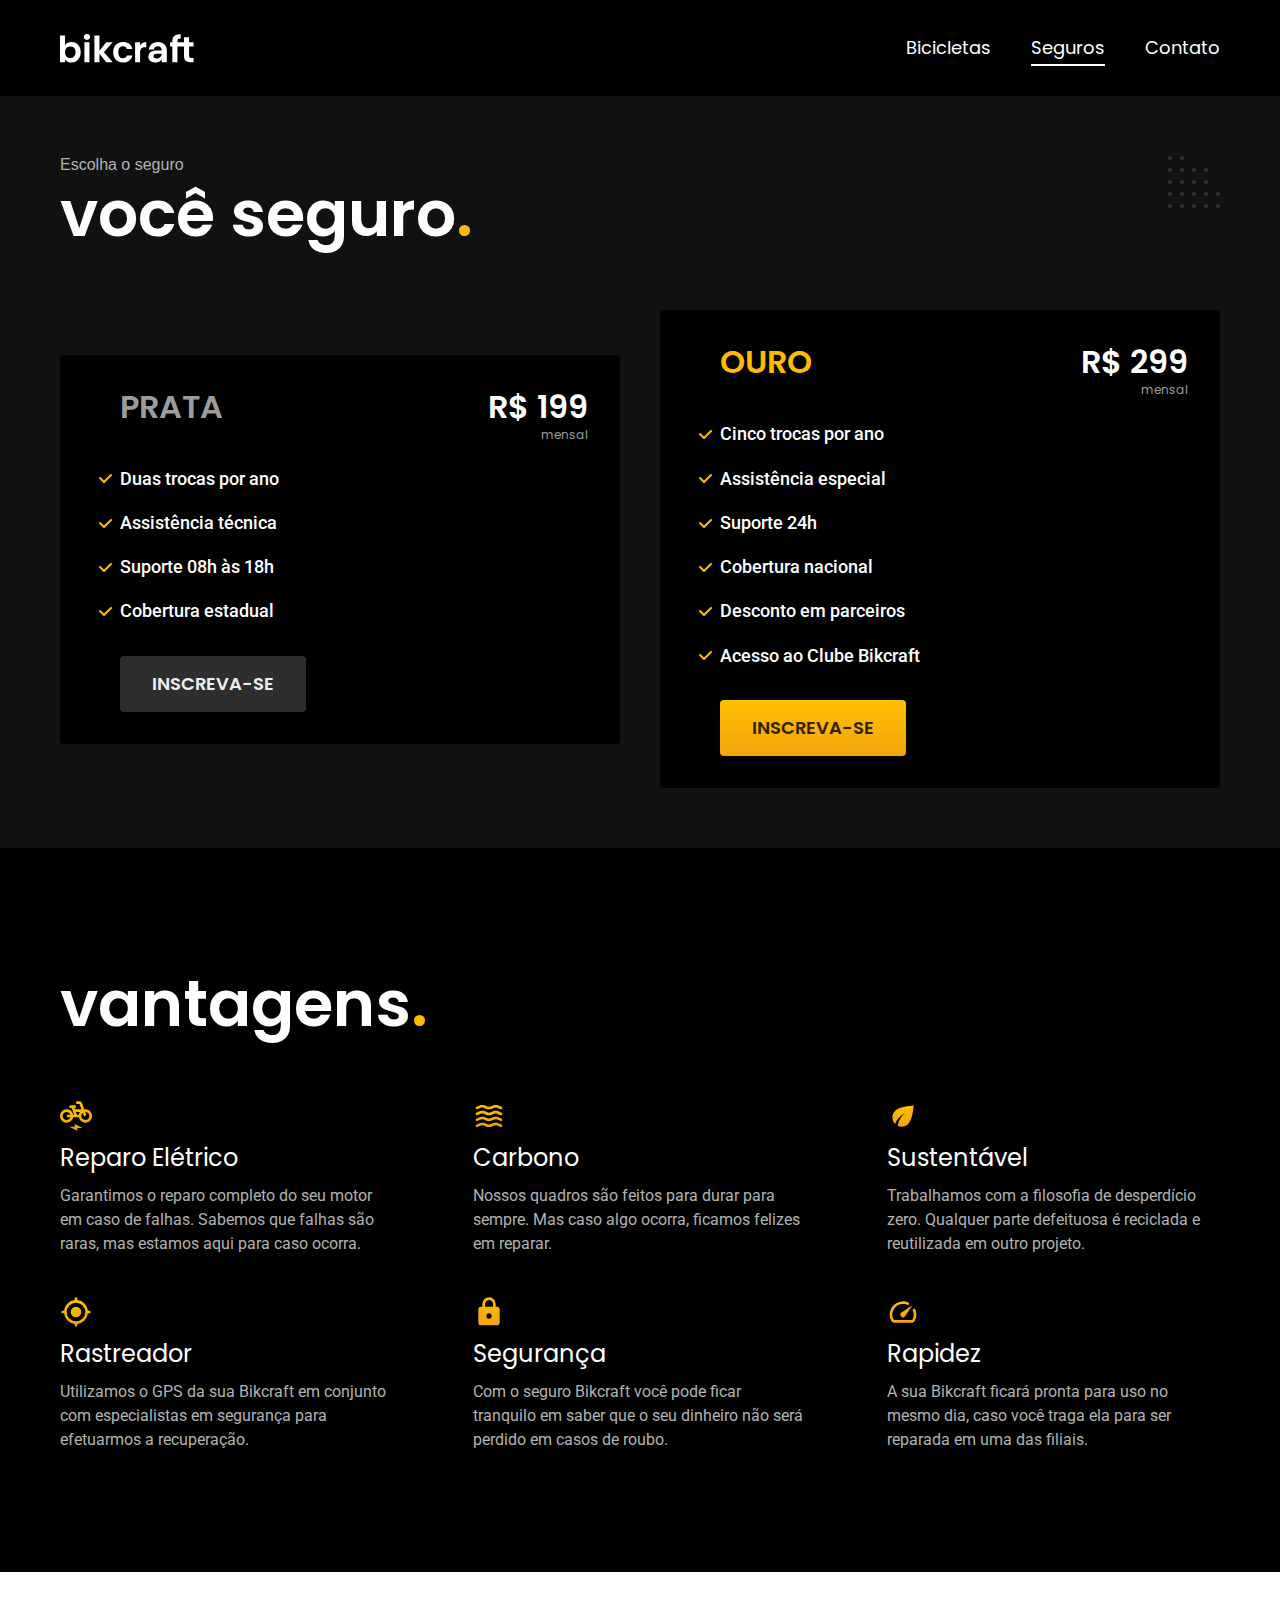
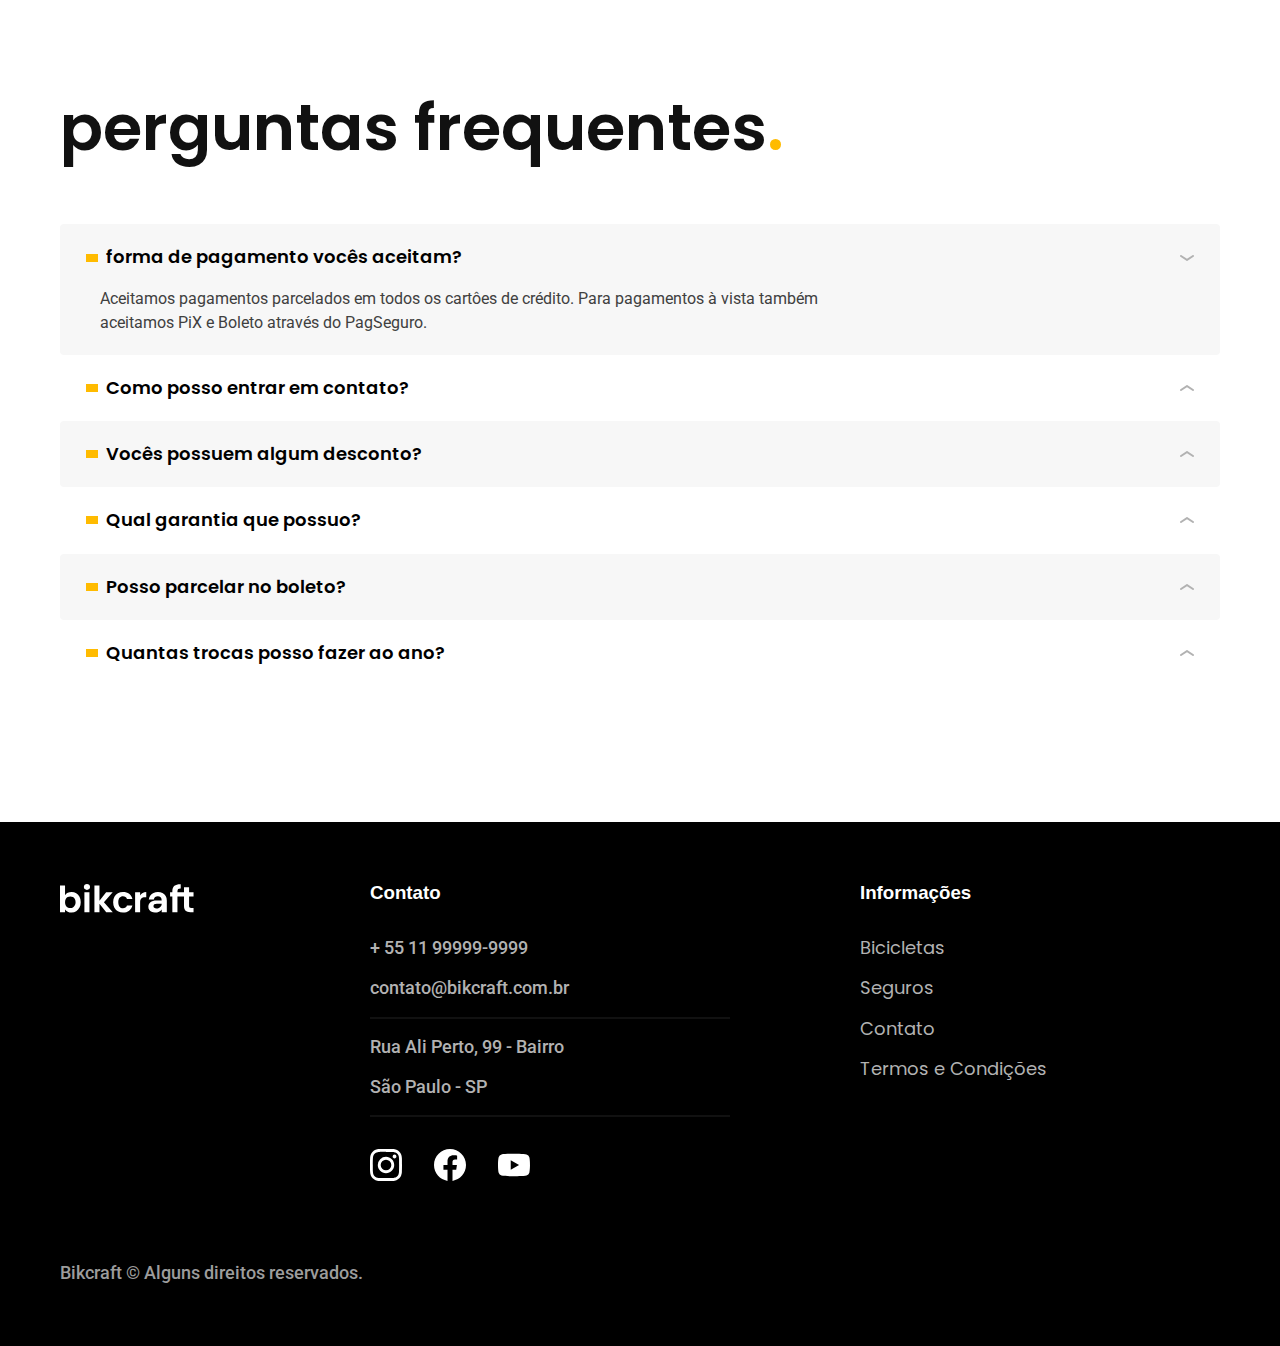
<file: seguros.html>
<!DOCTYPE html>
<html lang="pt-br">

<head>
  <meta charset="UTF-8">
  <meta name="viewport" content="width=device-width, initial-scale=1.0">

  <title>Seguros | Bikcraft</title>
  <meta name="description" content="Bicicletas elétricas de alta precisão e qualidade, feitas sob medida para o cliente. Explore o mundo na sua velocidade com a Bikcraft.">

  <link rel="icon" href="favicon.svg" type="image/svg+xml">
  <link rel="preload" href="./css/style.min.css" as="style">
  <link rel="stylesheet" href="./css/style.min.css">

  <link rel="preconnect" href="https://fonts.googleapis.com">
  <link rel="preconnect" href="https://fonts.gstatic.com" crossorigin>
  <link href="https://fonts.googleapis.com/css2?family=Merriweather:ital,wght@1,900&family=Poppins:wght@400;600&family=Roboto:wght@400;500&display=swap" rel="stylesheet">
  <script>document.documentElement.classList.add('js')  </script>
</head>

<body id="seguros">
  <header class="header-bg">
    <div class="header container">
      <a href="./">
        <img src="./img/bikcraft.svg" alt="Bikcraft">
      </a>

      <nav aria-label="primaria">
        <ul class="header-menu font-1-m cor-0">
          <li><a href="./bicicletas.html">Bicicletas</a></li>
          <li><a href="./seguros.html">Seguros</a></li>
          <li><a href="./contato.html">Contato</a></li>
        </ul>
      </nav>
    </div>
  </header>


  <main class="seguros-bg">
    <div class="titulo-bg">
      <div class="titulo container">
        <p class="font-2-1-b cor-5">Escolha o seguro</p>
        <h1 class="font-1-xxl cor-0">você seguro<span class="cor-p1">.</span></h1>
      </div>
    </div>


    <div class="seguros container">
      <div class="seguros-item fadeInLeft" data-anime="200">
        <h3 class="font-1-xl cor-6">PRATA</h3>
        <span class="font-1-xl cor-0">R$ 199 <span class="font-1-xs cor-6">mensal</span>
        </span>
        <ul class="font-2-m cor-0">
          <li>Duas trocas por ano</li>
          <li>Assistência técnica</li>
          <li>Suporte 08h às 18h</li>
          <li>Cobertura estadual</li>
        </ul>
        <a class="botao secundario" href="./orcamento.html?tipo=seguro&produto=prata">Inscreva-se</a>
      </div>

      <div class="seguros-item fadeInRight" data-anime="400">
        <h3 class="font-1-xl cor-p1">OURO</h3>
        <span class="font-1-xl cor-0">R$ 299 <span class="font-1-xs cor-6">mensal</span>
        </span>

        <ul class="font-2-m cor-0">
          <li>Cinco trocas por ano</li>
          <li>Assistência especial</li>
          <li>Suporte 24h</li>
          <li>Cobertura nacional</li>
          <li>Desconto em parceiros</li>
          <li>Acesso ao Clube Bikcraft</li>
        </ul>
        <a class="botao" href="./orcamento.html?tipo=seguro&produto=ouro">Inscreva-se</a>
      </div>
    </div>
  </main>

  <article class="vantagens-bg">
    <div class="vantagens container">
      <h2 class="font-1-xxl cor-0">vantagens<span class="cor-p1">.</span></h2>
      <ul>
        <li><img src="img/icones/eletrica.svg" alt="">
          <h3 class="font-1-l cor-0">Reparo Elétrico</h3>
          <p class="font-2-s cor-5">Garantimos o reparo completo do seu motor em caso de falhas. Sabemos que falhas são raras, mas estamos aqui para caso ocorra.</p>
        </li>

        <li><img src="img/icones/carbono.svg" alt="">
          <h3 class="font-1-l cor-0">Carbono</h3>
          <p class="font-2-s cor-5">Nossos quadros são feitos para durar para sempre. Mas caso algo ocorra, ficamos felizes em reparar.</p>
        </li>

        <li><img src="img/icones/sustentavel.svg" alt="">
          <h3 class="font-1-l cor-0">Sustentável</h3>
          <p class="font-2-s cor-5">Trabalhamos com a filosofia de desperdício zero. Qualquer parte defeituosa é reciclada e reutilizada em outro projeto.</p>
        </li>


        <li><img src="img/icones/rastreador.svg" alt="">
          <h3 class="font-1-l cor-0">Rastreador</h3>
          <p class="font-2-s cor-5">Utilizamos o GPS da sua Bikcraft em conjunto com especialistas em segurança para efetuarmos a recuperação.</p>
        </li>

        <li><img src="img/icones/seguro.svg" alt="">
          <h3 class="font-1-l cor-0">Segurança</h3>
          <p class="font-2-s cor-5">Com o seguro Bikcraft você pode ficar tranquilo em saber que o seu dinheiro não será perdido em casos de roubo.</p>
        </li>


        <li><img src="img/icones/velocidade.svg" alt="">
          <h3 class="font-1-l cor-0">Rapidez</h3>
          <p class="font-2-s cor-5">A sua Bikcraft ficará pronta para uso no mesmo dia, caso você traga ela para ser reparada em uma das filiais.</p>
        </li>
      </ul>
    </div>
  </article>

  <article class="perguntas container">
    <h2 class="font-1-xxl">perguntas frequentes<span class="cor-p1">.</span></h2>

    <dl>
      <div>
        <dt><button class="font-1-m-b" aria-controls="pergunta1" aria-expanded="true"> forma de pagamento vocês aceitam?</button></dt>
        <dd id="pergunta1" class="font-2-s cor-9 ativa">Aceitamos pagamentos parcelados em todos os cartôes de crédito. Para pagamentos à vista também aceitamos PiX e Boleto através do PagSeguro.</dd>
      </div>

      <div>
        <dt><button class="font-1-m-b" aria-controls="pergunta2" aria-expanded="false">Como posso entrar em contato?</button></dt>
        <dd id="pergunta2" class="font-2-s cor-9">Aceitamos pagamentos parcelados em todos os cartôes de crédito. Para pagamentos à vista também aceitamos PiX e Boleto através do PagSeguro.</dd>
      </div>
      <div>
        <dt><button class="font-1-m-b" aria-controls="pergunta3" aria-expanded="false">Vocês possuem algum desconto?</button></dt>
        <dd id="pergunta3" class="font-2-s cor-9">Aceitamos pagamentos parcelados em todos os cartôes de crédito. Para pagamentos à vista também aceitamos PiX e Boleto através do PagSeguro.</dd>
      </div>
      <div>
        <dt><button class="font-1-m-b" aria-controls="pergunta4" aria-expanded="false">Qual garantia que possuo?</button></dt>
        <dd id="pergunta4" class="font-2-s cor-9">Aceitamos pagamentos parcelados em todos os cartôes de crédito. Para pagamentos à vista também aceitamos PiX e Boleto através do PagSeguro.</dd>
      </div>
      <div>
        <dt><button class="font-1-m-b" aria-controls="pergunta5" aria-expanded="false">Posso parcelar no boleto?</button></dt>
        <dd id="pergunta5" class="font-2-s cor-9">Aceitamos pagamentos parcelados em todos os cartôes de crédito. Para pagamentos à vista também aceitamos PiX e Boleto através do PagSeguro.</dd>
      </div>
      <div>
        <dt><button class="font-1-m-b" aria-controls="pergunta6" aria-expanded="false">Quantas trocas posso fazer ao ano?</button></dt>
        <dd id="pergunta6" class="font-2-s cor-9">Aceitamos pagamentos parcelados em todos os cartôes de crédito. Para pagamentos à vista também aceitamos PiX e Boleto através do PagSeguro.</dd>
      </div>
    </dl>

  </article>

  <footer class="footer-bg">
    <div class="footer container">
      <img src="./img/bikcraft.svg" alt="Bikcraft">
      <div class="footer-contato">
        <h3 class="font-2-1-b cor-0">Contato</h3>
        <ul class="font-2-m cor-5">
          <li><a href="tel:+5511999999999">+ 55 11 99999-9999</a></li>
          <li><a href="mailto:contato@bikcraft.com.br">contato@bikcraft.com.br</a></li>
          <li>Rua Ali Perto, 99 - Bairro</li>
          <li>São Paulo - SP</li>
        </ul>
        <div class="footer-redes">
          <a href="./">
            <img src="./img/redes/instagram.svg" alt="Instagram">
          </a>

          <a href="./">
            <img src="./img/redes/facebook.svg" alt="Facebook">
          </a>

          <a href="./">
            <img src="./img/redes/youtube.svg" alt="Youtube">
          </a>

        </div>
      </div>
      <div class="footer-informacoes">
        <h3 class="font-2-1-b cor-0">Informações</h3>
        <nav>
          <ul class="font-1-m cor-5">
            <li><a href="./bicicletas.html">Bicicletas</a></li>
            <li><a href="./seguros.html">Seguros</a></li>
            <li><a href="./contato.html">Contato</a></li>
            <li><a href="./termos.html">Termos e Condições</a></li>
          </ul>
        </nav>
      </div>
      <p class="footer-copy font-2-m cor-6">Bikcraft © Alguns direitos reservados.</p>
    </div>
  </footer>
  <script src="js/plugins/simple-anime.js"></script>
  <script src="./js/script.js"></script>
</body>

</html>
</file>
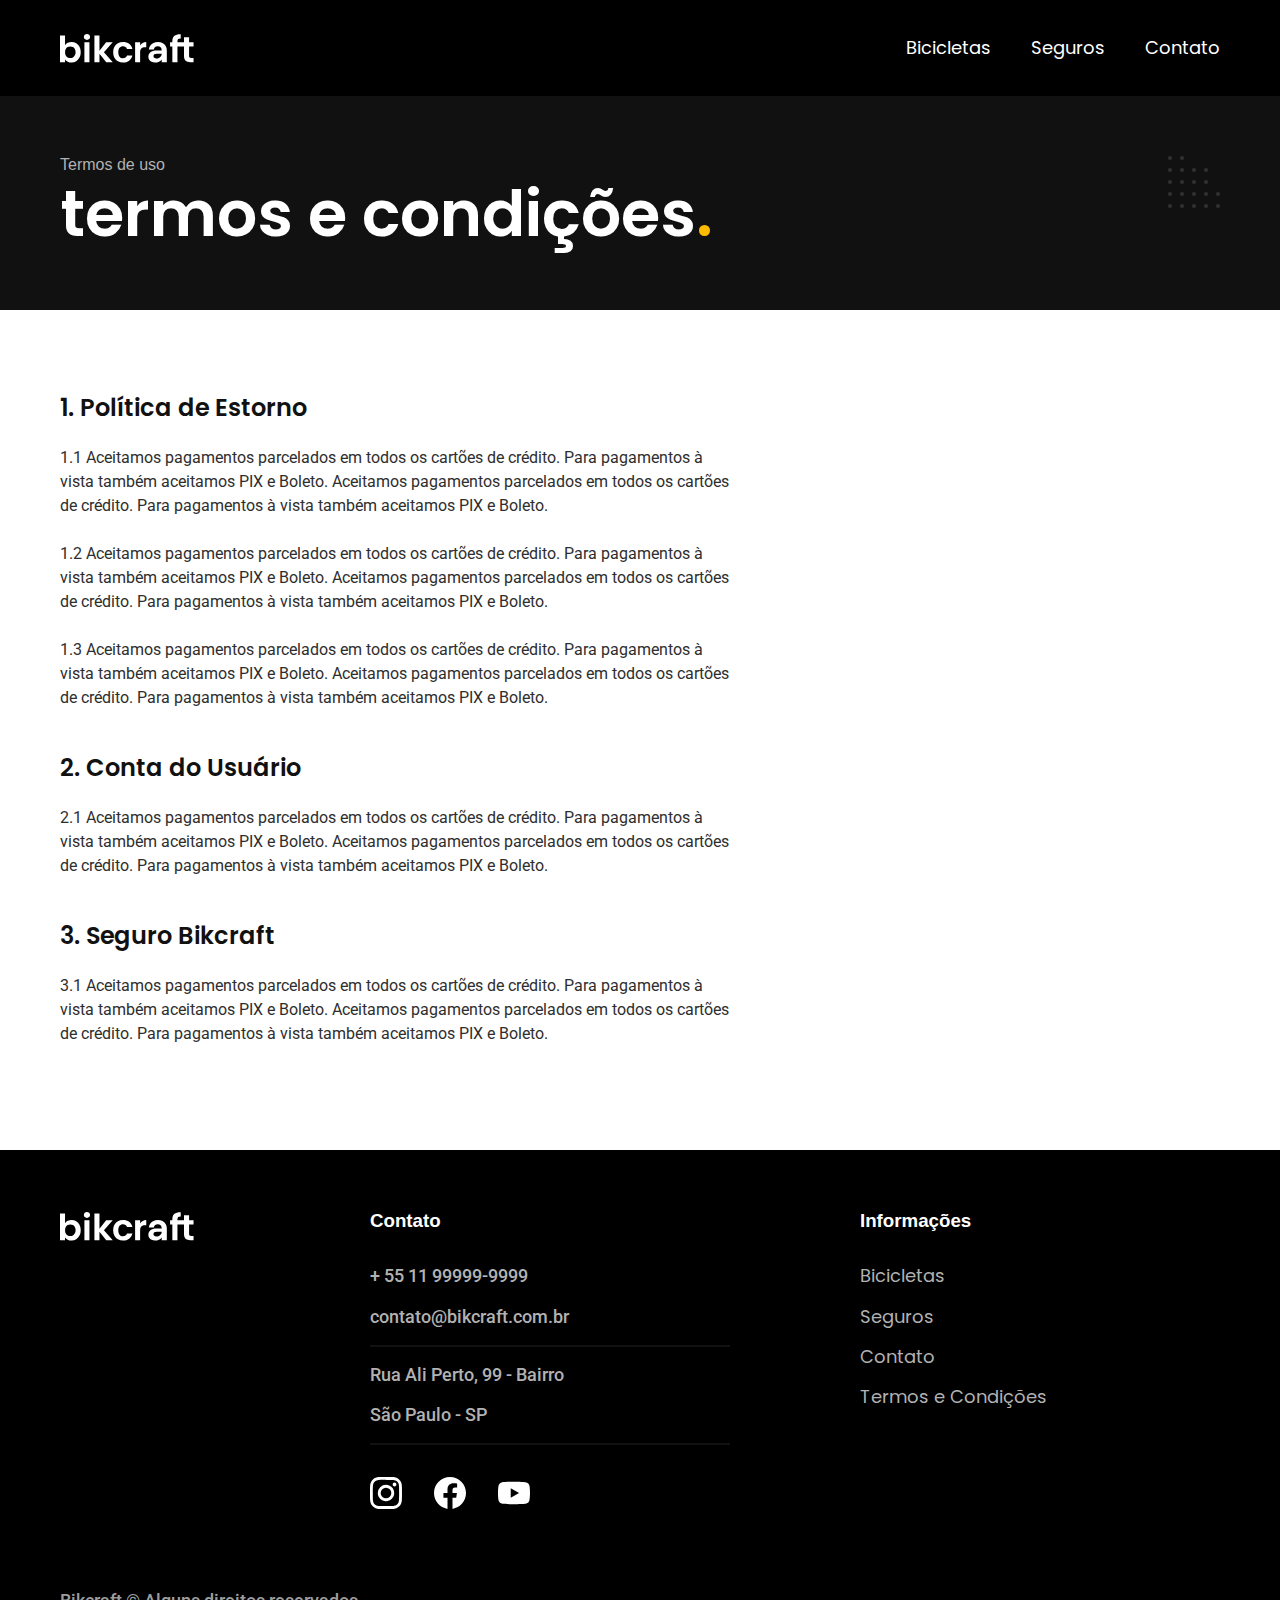
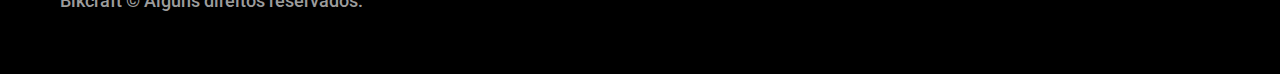
<file: termos.html>
<!DOCTYPE html>
<html lang="pt-br">

<head>
  <meta charset="UTF-8">
  <meta name="viewport" content="width=device-width, initial-scale=1.0">

  <title>Termos e Condições | Bikcraft</title>
  <meta name="description" content="Bicicletas elétricas de alta precisão e qualidade, feitas sob medida para o cliente. Explore o mundo na sua velocidade com a Bikcraft.">

  <link rel="icon" href="favicon.svg" type="image/svg+xml">
  <link rel="preload" href="./css/style.min.css" as="style">
  <link rel="stylesheet" href="./css/style.min.css">

  <link rel="preconnect" href="https://fonts.googleapis.com">
  <link rel="preconnect" href="https://fonts.gstatic.com" crossorigin>
  <link href="https://fonts.googleapis.com/css2?family=Merriweather:ital,wght@1,900&family=Poppins:wght@400;600&family=Roboto:wght@400;500&display=swap" rel="stylesheet">
  <script>document.documentElement.classList.add('js')  </script>
</head>

<body id="termos">
  <header class="header-bg">
    <div class="header container">
      <a href="./">
        <img src="./img/bikcraft.svg" alt="Bikcraft">
      </a>

      <nav aria-label="primaria">
        <ul class="header-menu font-1-m cor-0">
          <li><a href="./bicicletas.html">Bicicletas</a></li>
          <li><a href="./seguros.html">Seguros</a></li>
          <li><a href="./contato.html">Contato</a></li>
        </ul>
      </nav>
    </div>
  </header>


  <main>
    <div class="titulo-bg">
      <div class="titulo container">
        <p class="font-2-1-b cor-5">Termos de uso</p>
        <h1 class="font-1-xxl cor-0">termos e condições<span class="cor-p1">.</span></h1>
      </div>
    </div>

    <div class="termos font-2-s cor-10 container">
      <h2 class="font-1-l cor-11">1. Política de Estorno</h2>
      <p>1.1 Aceitamos pagamentos parcelados em todos os cartões de crédito. Para pagamentos à vista também aceitamos PIX e Boleto. Aceitamos pagamentos parcelados em todos os cartões de crédito. Para pagamentos à vista também aceitamos PIX e Boleto.</p>
      <p>1.2 Aceitamos pagamentos parcelados em todos os cartões de crédito. Para pagamentos à vista também aceitamos PIX e Boleto. Aceitamos pagamentos parcelados em todos os cartões de crédito. Para pagamentos à vista também aceitamos PIX e Boleto.</p>
      <p>1.3 Aceitamos pagamentos parcelados em todos os cartões de crédito. Para pagamentos à vista também aceitamos PIX e Boleto. Aceitamos pagamentos parcelados em todos os cartões de crédito. Para pagamentos à vista também aceitamos PIX e Boleto.</p>
      <h2 class="font-1-l cor-11">2. Conta do Usuário</h2>
      <p>2.1 Aceitamos pagamentos parcelados em todos os cartões de crédito. Para pagamentos à vista também aceitamos PIX e Boleto. Aceitamos pagamentos parcelados em todos os cartões de crédito. Para pagamentos à vista também aceitamos PIX e Boleto.</p>
      <h2 class="font-1-l cor-11">3. Seguro Bikcraft</h2>
      <p>3.1 Aceitamos pagamentos parcelados em todos os cartões de crédito. Para pagamentos à vista também aceitamos PIX e Boleto. Aceitamos pagamentos parcelados em todos os cartões de crédito. Para pagamentos à vista também aceitamos PIX e Boleto.</p>
    </div>
  </main>

  <footer class="footer-bg">
    <div class="footer container">
      <img src="./img/bikcraft.svg" alt="Bikcraft">
      <div class="footer-contato">
        <h3 class="font-2-1-b cor-0">Contato</h3>
        <ul class="font-2-m cor-5">
          <li><a href="tel:+5511999999999">+ 55 11 99999-9999</a></li>
          <li><a href="mailto:contato@bikcraft.com.br">contato@bikcraft.com.br</a></li>
          <li>Rua Ali Perto, 99 - Bairro</li>
          <li>São Paulo - SP</li>
        </ul>
        <div class="footer-redes">
          <a href="./">
            <img src="./img/redes/instagram.svg" alt="Instagram">
          </a>

          <a href="./">
            <img src="./img/redes/facebook.svg" alt="Facebook">
          </a>

          <a href="./">
            <img src="./img/redes/youtube.svg" alt="Youtube">
          </a>

        </div>
      </div>
      <div class="footer-informacoes">
        <h3 class="font-2-1-b cor-0">Informações</h3>
        <nav>
          <ul class="font-1-m cor-5">
            <li><a href="./bicicletas.html">Bicicletas</a></li>
            <li><a href="./seguros.html">Seguros</a></li>
            <li><a href="./contato.html">Contato</a></li>
            <li><a href="./termos.html">Termos e Condições</a></li>
          </ul>
        </nav>
      </div>
      <p class="footer-copy font-2-m cor-6">Bikcraft © Alguns direitos reservados.</p>
    </div>
  </footer>
  <script src="./js/script.js"></script>
</body>

</html>
</file>
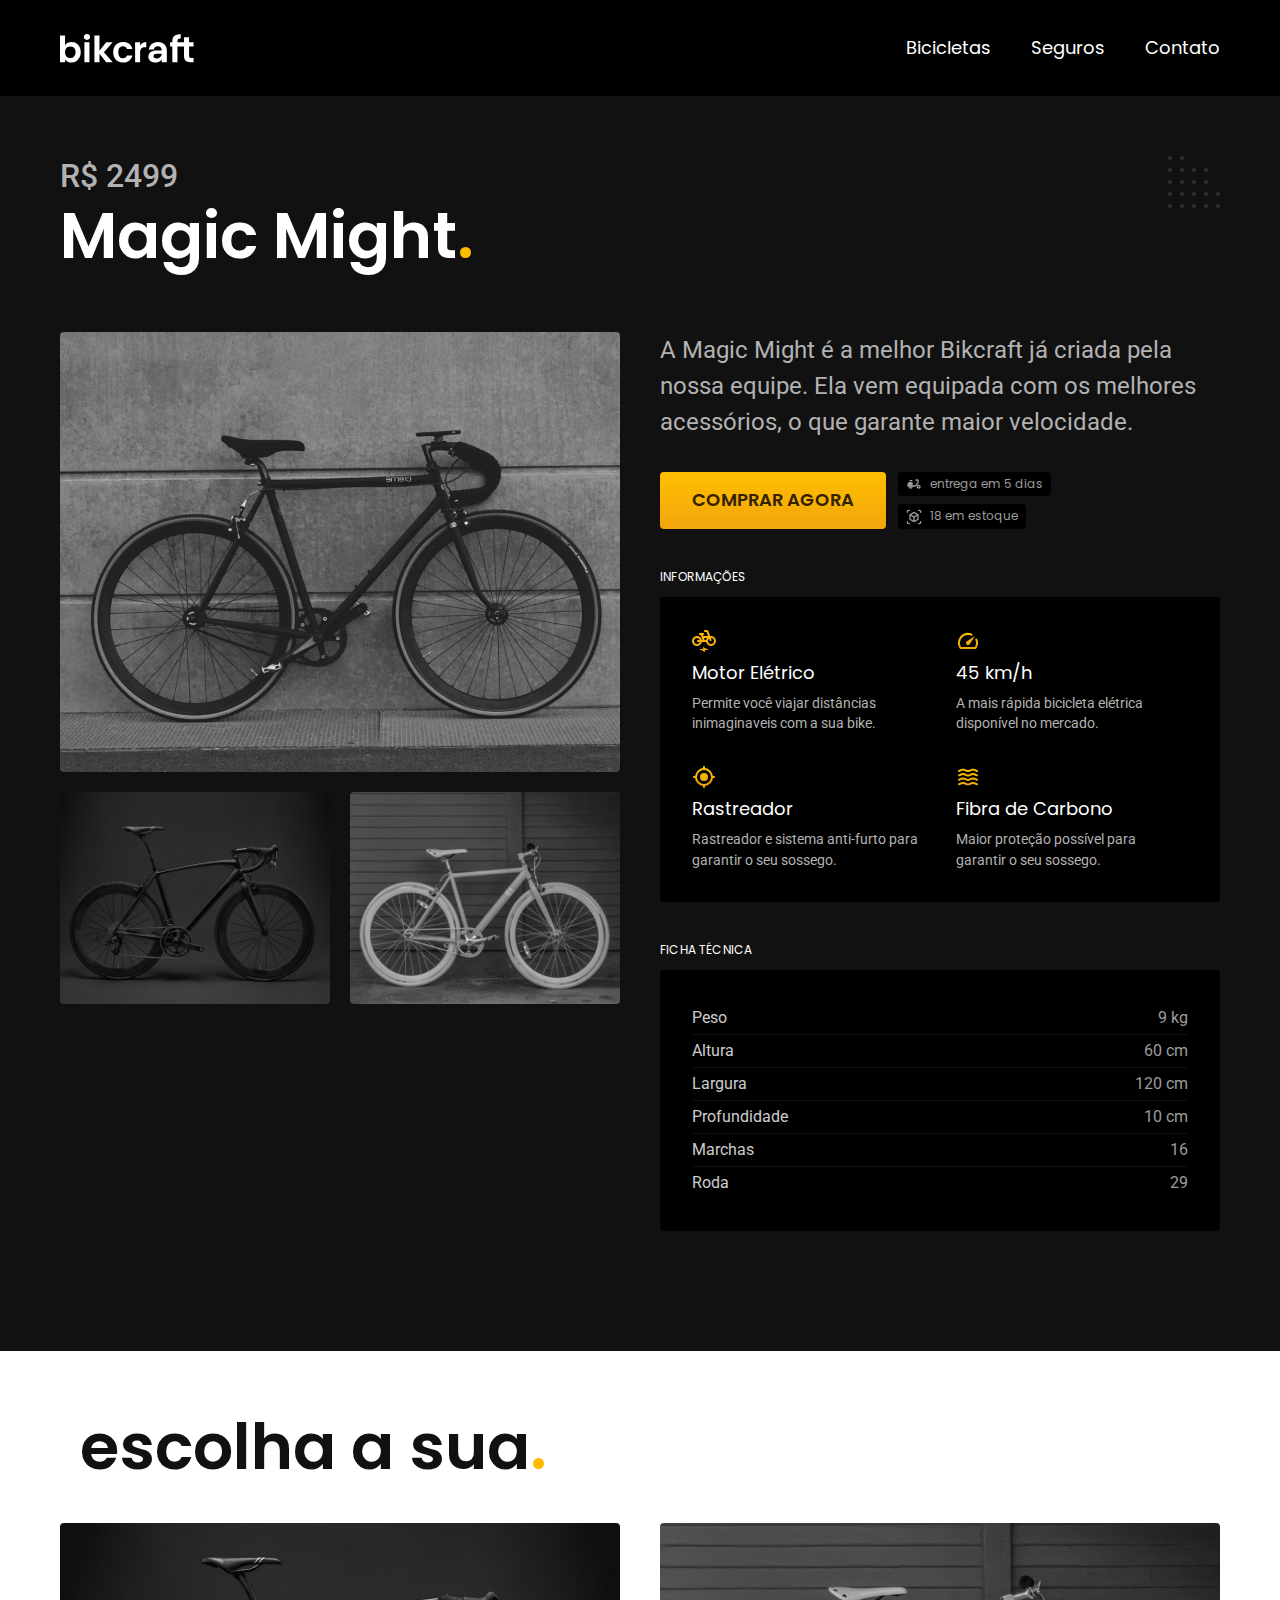
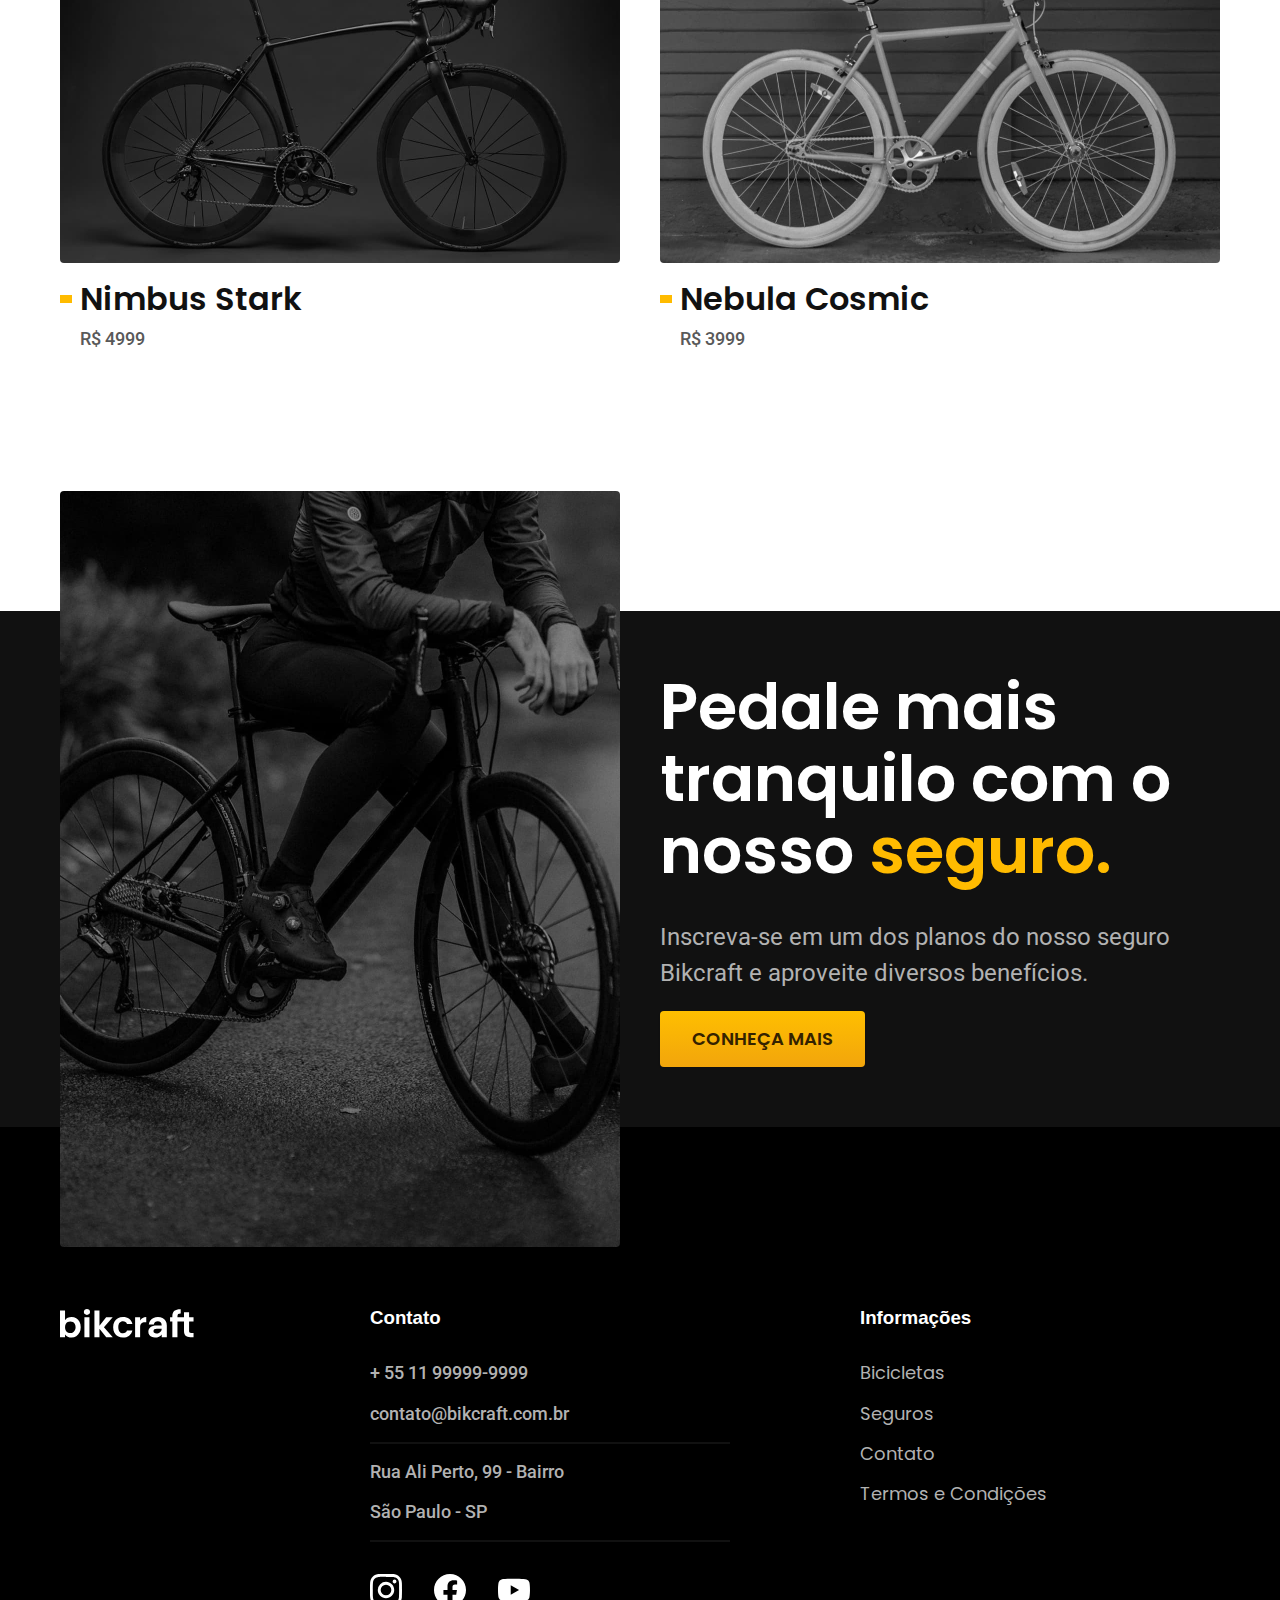
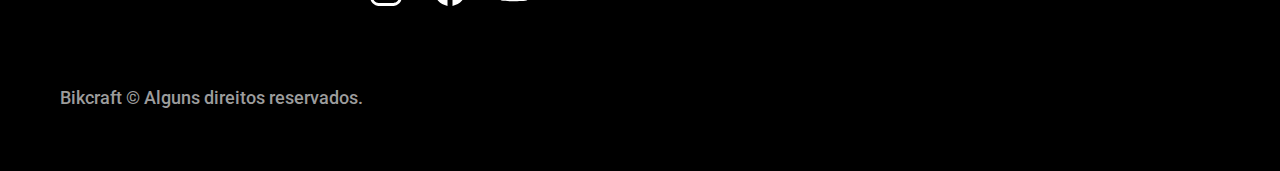
<file: bicicletas/magic.html>
<!DOCTYPE html>
<html lang="pt-br">

<head>
  <meta charset="UTF-8">
  <meta name="viewport" content="width=device-width, initial-scale=1.0">

  <title>Magic | Bikcraft</title>
  <meta name="description" content="Bicicletas elétricas de alta precisão e qualidade, feitas sob medida para o cliente. Explore o mundo na sua velocidade com a Bikcraft.">

  <link rel="icon" href="/favicon.svg" type="image/svg+xml">
  <link rel="stylesheet" href="../css/style.min.css">

  <link rel="preconnect" href="https://fonts.googleapis.com">
  <link rel="preconnect" href="https://fonts.gstatic.com" crossorigin>
  <link href="https://fonts.googleapis.com/css2?family=Merriweather:ital,wght@1,900&family=Poppins:wght@400;600&family=Roboto:wght@400;500&display=swap" rel="stylesheet">
  <script>document.documentElement.classList.add('js')  </script>
</head>

<body id="bicicleta">
  <header class="header-bg">
    <div class="header container">
      <a href="../">
        <img src="../img/bikcraft.svg" alt="Bikcraft">
      </a>

      <nav aria-label="primaria">
        <ul class="header-menu font-1-m cor-0">
          <li><a href="../bicicletas.html">Bicicletas</a></li>
          <li><a href="../seguros.html">Seguros</a></li>
          <li><a href="../contato.html">Contato</a></li>
        </ul>
      </nav>
    </div>
  </header>


  <main class="titulo-bg">
    <div>
      <div class="titulo container">
        <p class="font-2-xl cor-5">R$ 2499</p>
        <h1 class="font-1-xxl cor-0">Magic Might<span class="cor-p1">.</span></h1>
      </div>
    </div>

    <div class="bicicleta container">
      <div class="bicicleta-imagens">
        <img src="../img/bicicleta/nimbus2.jpg" alt="">
        <img src="../img/bicicleta/nimbus1.jpg" alt="">
        <img src="../img/bicicleta/nimbus3.jpg" alt="">
      </div>

      <div class="bicicleta-conteudo">
        <p class="font-2-l cor-5">A Magic Might é a melhor Bikcraft já criada pela nossa equipe. Ela vem equipada com os melhores acessórios, o que garante maior velocidade.</p>
        <div class="bicicleta-comprar">
          <a class="botao" href="../orcamento.html?tipo=bikcraft&produto=magic">Comprar Agora</a>
          <span class="font-1-xs cor-6"><img src="../img/icones/entrega.svg" alt=""> entrega em 5 dias</span>
          <span class="font-1-xs cor-6"><img src="../img/icones/estoque.svg" alt=""> 18 em estoque</span>
        </div>

        <h2 class="font-1-xs cor-0">Informações</h2>
        <ul class="bicicleta-informacoes">
          <li>
            <img src="../img/icones/eletrica.svg" alt="">
            <h3 class="font-1-m cor-0">Motor Elétrico</h3>
            <p class="font-2-xs cor-5">Permite você viajar distâncias inimaginaveis com a sua bike.</p>
          </li>
          <li>
            <img src="../img/icones/velocidade.svg" alt="">
            <h3 class="font-1-m cor-0">45 km/h</h3>
            <p class="font-2-xs cor-5">A mais rápida bicicleta elétrica disponível no mercado.</p>
          </li>
          <li>
            <img src="../img/icones/rastreador.svg" alt="">
            <h3 class="font-1-m cor-0">Rastreador</h3>
            <p class="font-2-xs cor-5">Rastreador e sistema anti-furto para garantir o seu sossego.</p>
          </li>
          <li>
            <img src="../img/icones/carbono.svg" alt="">
            <h3 class="font-1-m cor-0">Fibra de Carbono</h3>
            <p class="font-2-xs cor-5">Maior proteção possível para garantir o seu sossego.</p>
          </li>
        </ul>
        <h2 class="font-1-xs cor-0">Ficha Técnica</h2>
        <ul class="bicicleta-ficha font-2-s cor-4">
          <li>Peso <span>9 kg</span></li>
          <li>Altura <span>60 cm</span></li>
          <li>Largura <span>120 cm</span></li>
          <li>Profundidade <span>10 cm</span></li>
          <li>Marchas <span>16</span></li>
          <li>Roda <span>29</span></li>
        </ul>
      </div>
    </div>
  </main>

  <article class="bicicletas-lista container">
    <h2 class="container font-1-xxl">escolha a sua<span class="cor-p1">.</span></h2>

    <ul>
      <li>
        <a href="./nimbus.html">
          <img src="../img/bicicletas/nimbus.jpg" alt="Bicicleta preta">
          <h3 class="font-1-xl">Nimbus Stark</h3>
          <span class="font-2-m cor-8">R$ 4999</span>
        </a>
      </li>

      <li>
        <a href="./nebula.html">
          <img src="../img/bicicletas/nebula.jpg" alt="Bicicleta preta">
          <h3 class="font-1-xl">Nebula Cosmic</h3>
          <span class="font-2-m cor-8">R$ 3999</span>
        </a>
      </li>
    </ul>
  </article>

  <article class="seguro-bg">
    <div class="seguro container">
      <div class="seguro-imagem">
        <img src="../img/fotos/seguros.jpg" alt="Pessoa parada em cima de uma bicicleta.">
      </div>
      <div class="seguro-conteudo">
        <h2 class="font-1-xxl cor-0">Pedale mais tranquilo com o nosso <span class="cor-p1">seguro.</span></h2>
        <p class="font-2-l cor-5">Inscreva-se em um dos planos do nosso seguro Bikcraft e aproveite diversos benefícios.</p>
        <a class="botao" href="../seguros.html">Conheça Mais</a>
      </div>
    </div>
  </article>

  <footer class="footer-bg">
    <div class="footer container">
      <img src="../img/bikcraft.svg" alt="Bikcraft">
      <div class="footer-contato">
        <h3 class="font-2-1-b cor-0">Contato</h3>
        <ul class="font-2-m cor-5">
          <li><a href="tel:+5511999999999">+ 55 11 99999-9999</a></li>
          <li><a href="mailto:contato@bikcraft.com.br">contato@bikcraft.com.br</a></li>
          <li>Rua Ali Perto, 99 - Bairro</li>
          <li>São Paulo - SP</li>
        </ul>
        <div class="footer-redes">
          <a href="../">
            <img src="../img/redes/instagram.svg" alt="Instagram">
          </a>

          <a href="./">
            <img src="../img/redes/facebook.svg" alt="Facebook">
          </a>

          <a href="./">
            <img src="../img/redes/youtube.svg" alt="Youtube">
          </a>

        </div>
      </div>
      <div class="footer-informacoes">
        <h3 class="font-2-1-b cor-0">Informações</h3>
        <nav>
          <ul class="font-1-m cor-5">
            <li><a href="../bicicletas.html">Bicicletas</a></li>
            <li><a href="../seguros.html">Seguros</a></li>
            <li><a href="../contato.html">Contato</a></li>
            <li><a href="../termos.html">Termos e Condições</a></li>
          </ul>
        </nav>
      </div>
      <p class="footer-copy font-2-m cor-6">Bikcraft © Alguns direitos reservados.</p>
    </div>
  </footer>
  <script src="../js/script.js"></script>
</body>

</html>
</file>
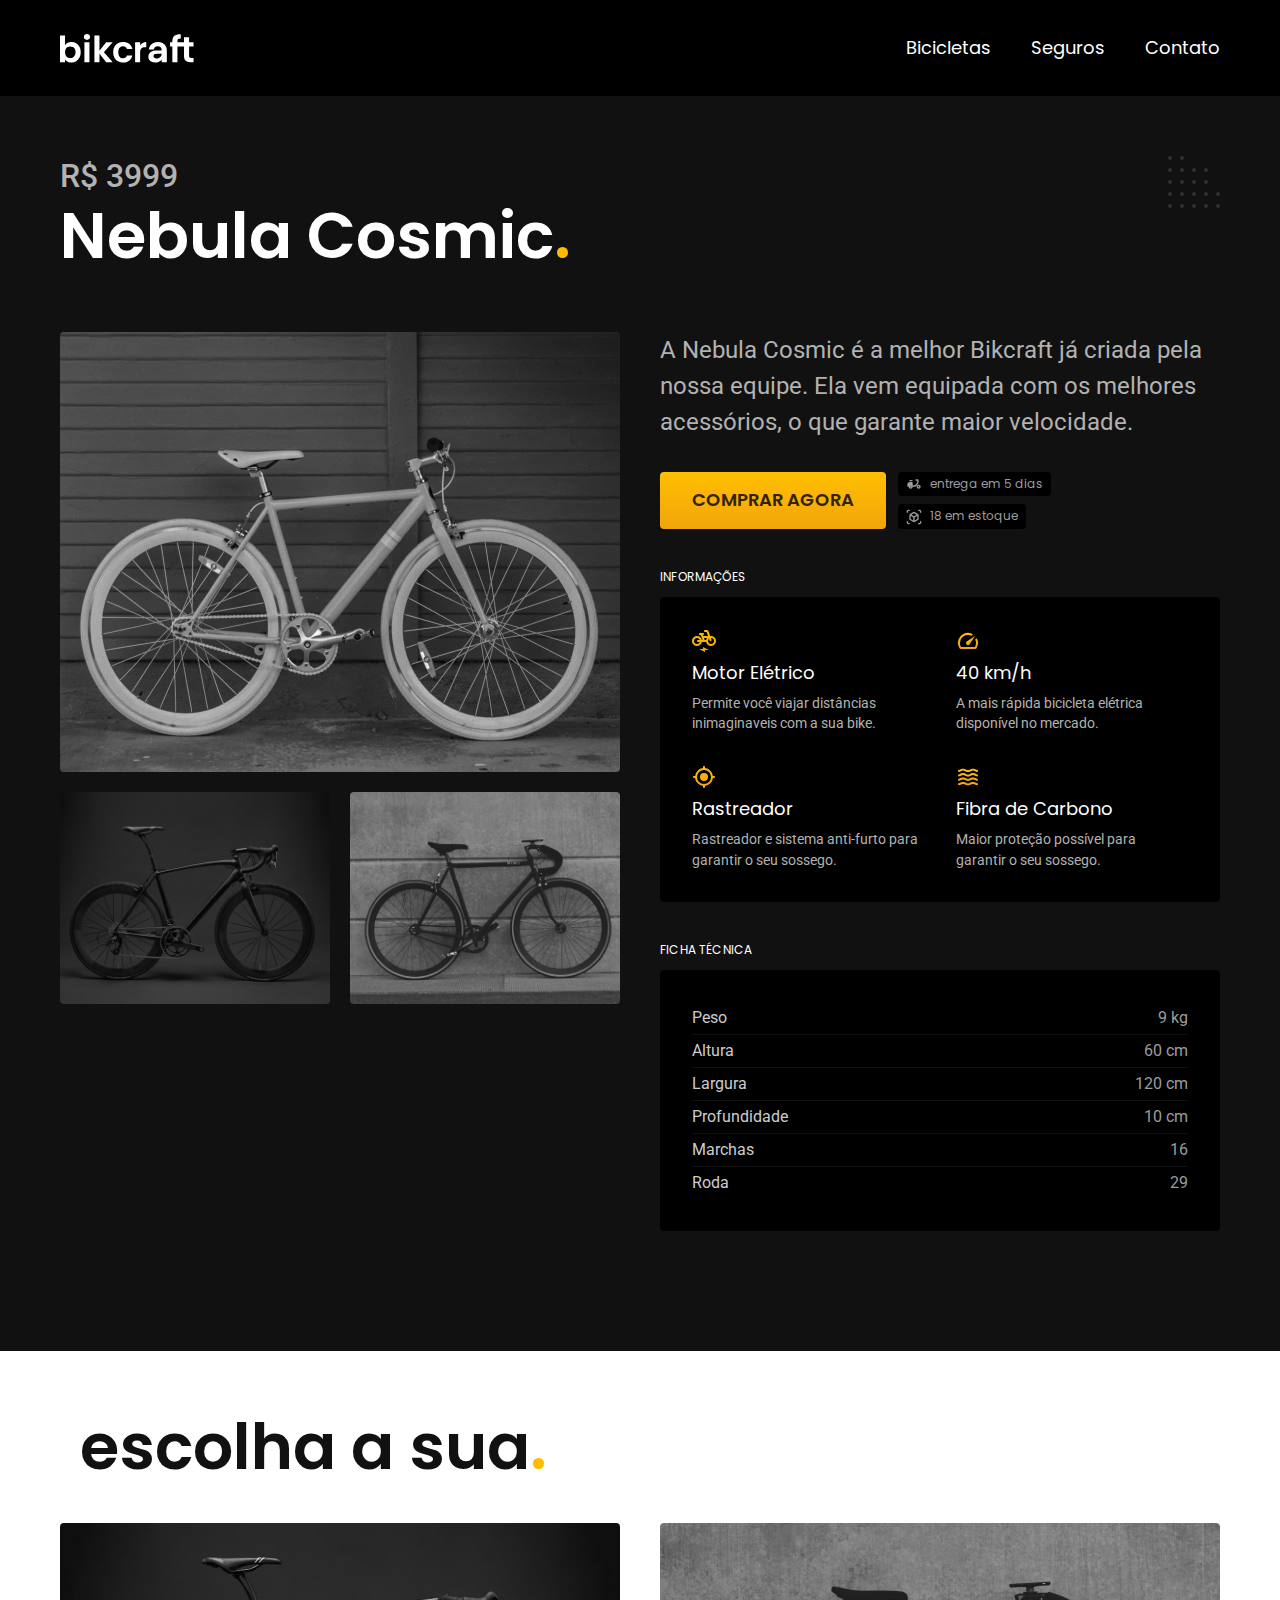
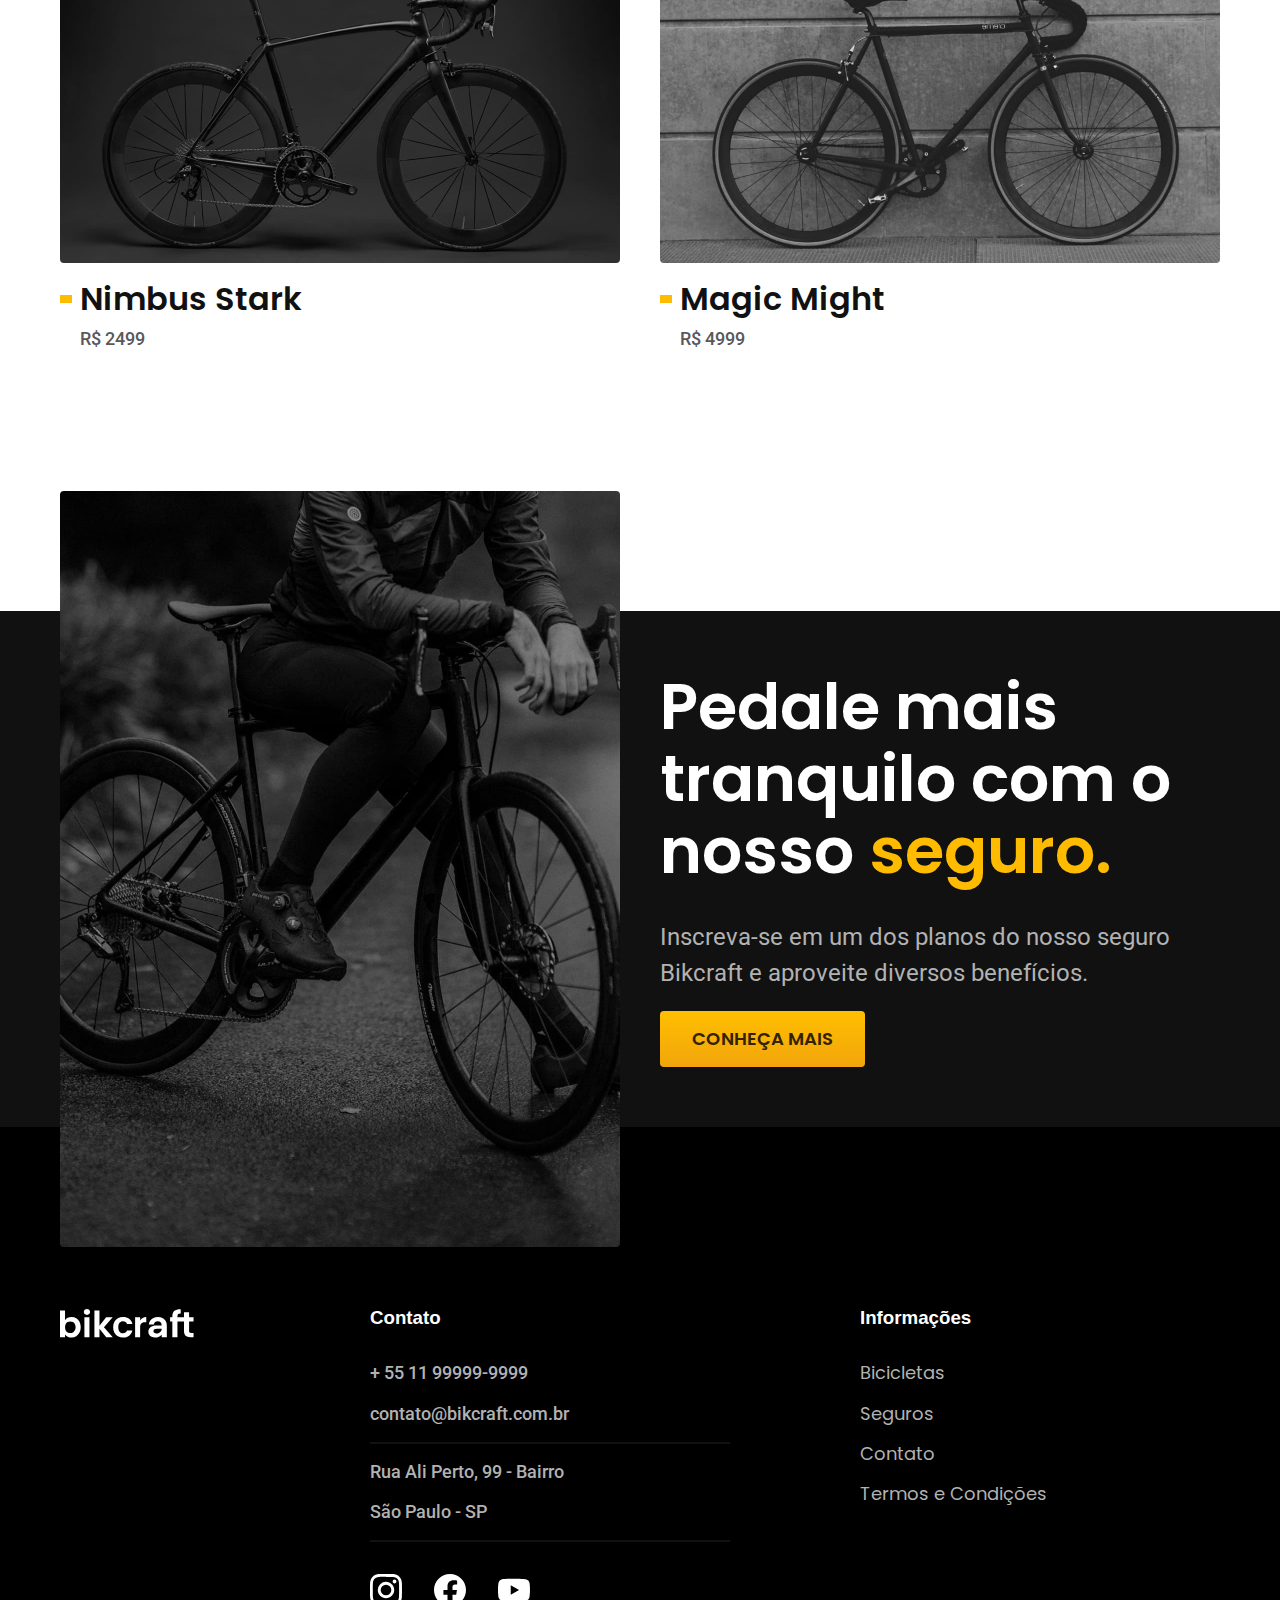
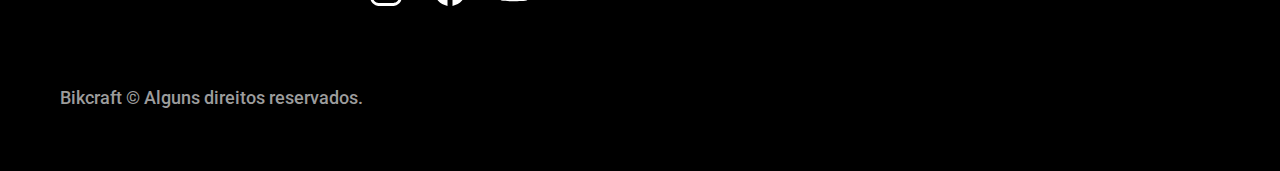
<file: bicicletas/nebula.html>
<!DOCTYPE html>
<html lang="pt-br">

<head>
  <meta charset="UTF-8">
  <meta name="viewport" content="width=device-width, initial-scale=1.0">

  <title>Nebula | Bikcraft</title>
  <meta name="description" content="Bicicletas elétricas de alta precisão e qualidade, feitas sob medida para o cliente. Explore o mundo na sua velocidade com a Bikcraft.">

  <link rel="icon" href="/favicon.svg" type="image/svg+xml">
  <link rel="stylesheet" href="../css/style.min.css">

  <link rel="preconnect" href="https://fonts.googleapis.com">
  <link rel="preconnect" href="https://fonts.gstatic.com" crossorigin>
  <link href="https://fonts.googleapis.com/css2?family=Merriweather:ital,wght@1,900&family=Poppins:wght@400;600&family=Roboto:wght@400;500&display=swap" rel="stylesheet">
  <script>document.documentElement.classList.add('js')  </script>
</head>

<body id="bicicleta">
  <header class="header-bg">
    <div class="header container">
      <a href="../">
        <img src="../img/bikcraft.svg" alt="Bikcraft">
      </a>

      <nav aria-label="primaria">
        <ul class="header-menu font-1-m cor-0">
          <li><a href="../bicicletas.html">Bicicletas</a></li>
          <li><a href="../seguros.html">Seguros</a></li>
          <li><a href="../contato.html">Contato</a></li>
        </ul>
      </nav>
    </div>
  </header>

  <main class="titulo-bg">
    <div>
      <div class="titulo container">
        <p class="font-2-xl cor-5">R$ 3999</p>
        <h1 class="font-1-xxl cor-0">Nebula Cosmic<span class="cor-p1">.</span></h1>
      </div>
    </div>

    <div class="bicicleta container">
      <div class="bicicleta-imagens">
        <img src="../img/bicicleta/nimbus3.jpg" alt="">
        <img src="../img/bicicleta/nimbus1.jpg" alt="">
        <img src="../img/bicicleta/nimbus2.jpg" alt="">
      </div>

      <div class="bicicleta-conteudo">
        <p class="font-2-l cor-5">A Nebula Cosmic é a melhor Bikcraft já criada pela nossa equipe. Ela vem equipada com os melhores acessórios, o que garante maior velocidade.</p>
        <div class="bicicleta-comprar">
          <a class="botao" href="../orcamento.html?tipo=bikcraft&produto=nebula">Comprar Agora</a>
          <span class="font-1-xs cor-6"><img src="../img/icones/entrega.svg" alt=""> entrega em 5 dias</span>
          <span class="font-1-xs cor-6"><img src="../img/icones/estoque.svg" alt=""> 18 em estoque</span>
        </div>

        <h2 class="font-1-xs cor-0">Informações</h2>
        <ul class="bicicleta-informacoes">
          <li>
            <img src="../img/icones/eletrica.svg" alt="">
            <h3 class="font-1-m cor-0">Motor Elétrico</h3>
            <p class="font-2-xs cor-5">Permite você viajar distâncias inimaginaveis com a sua bike.</p>
          </li>
          <li>
            <img src="../img/icones/velocidade.svg" alt="">
            <h3 class="font-1-m cor-0">40 km/h</h3>
            <p class="font-2-xs cor-5">A mais rápida bicicleta elétrica disponível no mercado.</p>
          </li>
          <li>
            <img src="../img/icones/rastreador.svg" alt="">
            <h3 class="font-1-m cor-0">Rastreador</h3>
            <p class="font-2-xs cor-5">Rastreador e sistema anti-furto para garantir o seu sossego.</p>
          </li>
          <li>
            <img src="../img/icones/carbono.svg" alt="">
            <h3 class="font-1-m cor-0">Fibra de Carbono</h3>
            <p class="font-2-xs cor-5">Maior proteção possível para garantir o seu sossego.</p>
          </li>
        </ul>
        <h2 class="font-1-xs cor-0">Ficha Técnica</h2>
        <ul class="bicicleta-ficha font-2-s cor-4">
          <li>Peso <span>9 kg</span></li>
          <li>Altura <span>60 cm</span></li>
          <li>Largura <span>120 cm</span></li>
          <li>Profundidade <span>10 cm</span></li>
          <li>Marchas <span>16</span></li>
          <li>Roda <span>29</span></li>
        </ul>
      </div>
    </div>
  </main>

  <article class="bicicletas-lista container">
    <h2 class="container font-1-xxl">escolha a sua<span class="cor-p1">.</span></h2>

    <ul>

      <li>
        <a href="./nimbus.html">
          <img src="../img/bicicletas/nimbus.jpg" alt="Bicicleta preta">
          <h3 class="font-1-xl">Nimbus Stark</h3>
          <span class="font-2-m cor-8">R$ 2499</span>
        </a>
      </li>

      <li>
        <a href="./magic.html">
          <img src="../img/bicicletas/magic.jpg" alt="Bicicleta preta">
          <h3 class="font-1-xl">Magic Might</h3>
          <span class="font-2-m cor-8">R$ 4999</span>
        </a>
      </li>
    </ul>
  </article>

  <article class="seguro-bg">
    <div class="seguro container">
      <div class="seguro-imagem">
        <img src="../img/fotos/seguros.jpg" alt="Pessoa parada em cima de uma bicicleta.">
      </div>
      <div class="seguro-conteudo">
        <h2 class="font-1-xxl cor-0">Pedale mais tranquilo com o nosso <span class="cor-p1">seguro.</span></h2>
        <p class="font-2-l cor-5">Inscreva-se em um dos planos do nosso seguro Bikcraft e aproveite diversos benefícios.</p>
        <a class="botao" href="../seguros.html">Conheça Mais</a>
      </div>
    </div>
  </article>

  <footer class="footer-bg">
    <div class="footer container">
      <img src="../img/bikcraft.svg" alt="Bikcraft">
      <div class="footer-contato">
        <h3 class="font-2-1-b cor-0">Contato</h3>
        <ul class="font-2-m cor-5">
          <li><a href="tel:+5511999999999">+ 55 11 99999-9999</a></li>
          <li><a href="mailto:contato@bikcraft.com.br">contato@bikcraft.com.br</a></li>
          <li>Rua Ali Perto, 99 - Bairro</li>
          <li>São Paulo - SP</li>
        </ul>
        <div class="footer-redes">
          <a href="../">
            <img src="../img/redes/instagram.svg" alt="Instagram">
          </a>

          <a href="./">
            <img src="../img/redes/facebook.svg" alt="Facebook">
          </a>

          <a href="./">
            <img src="../img/redes/youtube.svg" alt="Youtube">
          </a>

        </div>
      </div>
      <div class="footer-informacoes">
        <h3 class="font-2-1-b cor-0">Informações</h3>
        <nav>
          <ul class="font-1-m cor-5">
            <li><a href="../bicicletas.html">Bicicletas</a></li>
            <li><a href="../seguros.html">Seguros</a></li>
            <li><a href="../contato.html">Contato</a></li>
            <li><a href="../termos.html">Termos e Condições</a></li>
          </ul>
        </nav>
      </div>
      <p class="footer-copy font-2-m cor-6">Bikcraft © Alguns direitos reservados.</p>
    </div>
  </footer>
  <script src="../js/script.js"></script>
</body>

</html>
</file>
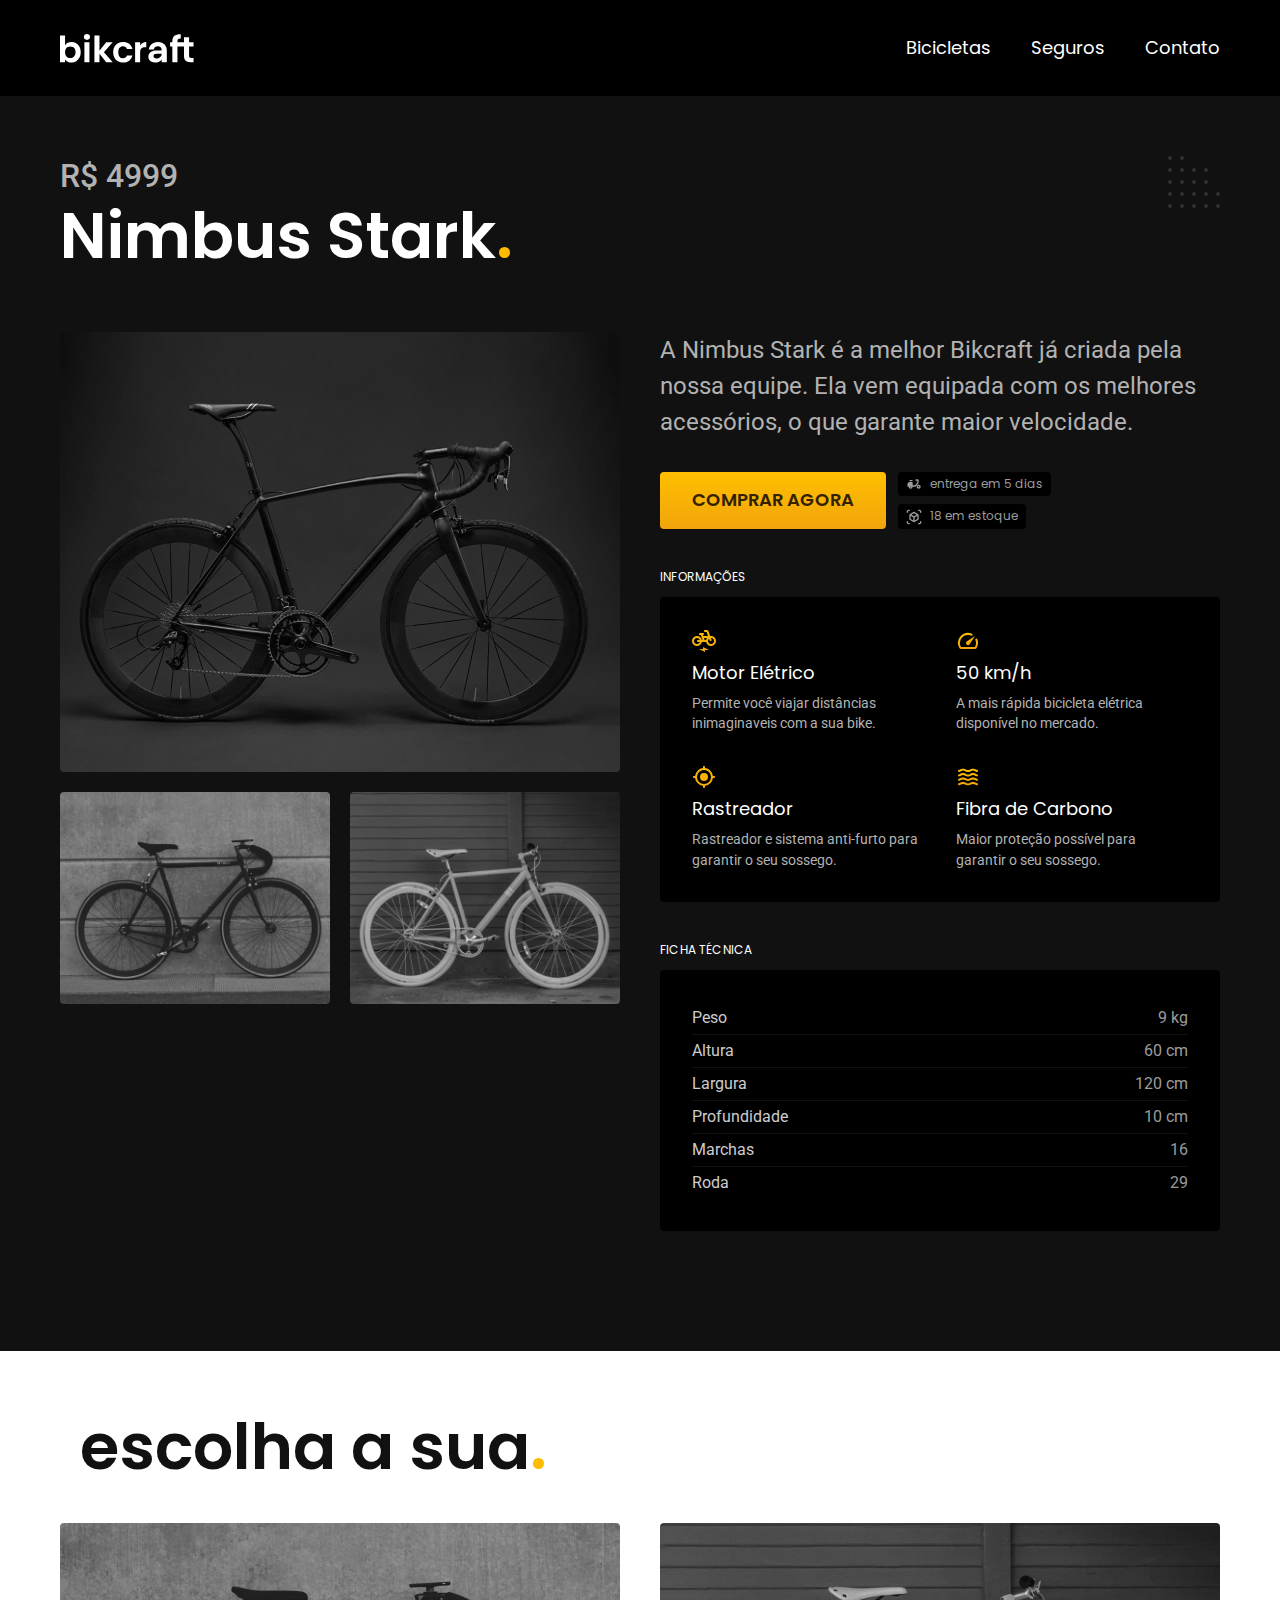
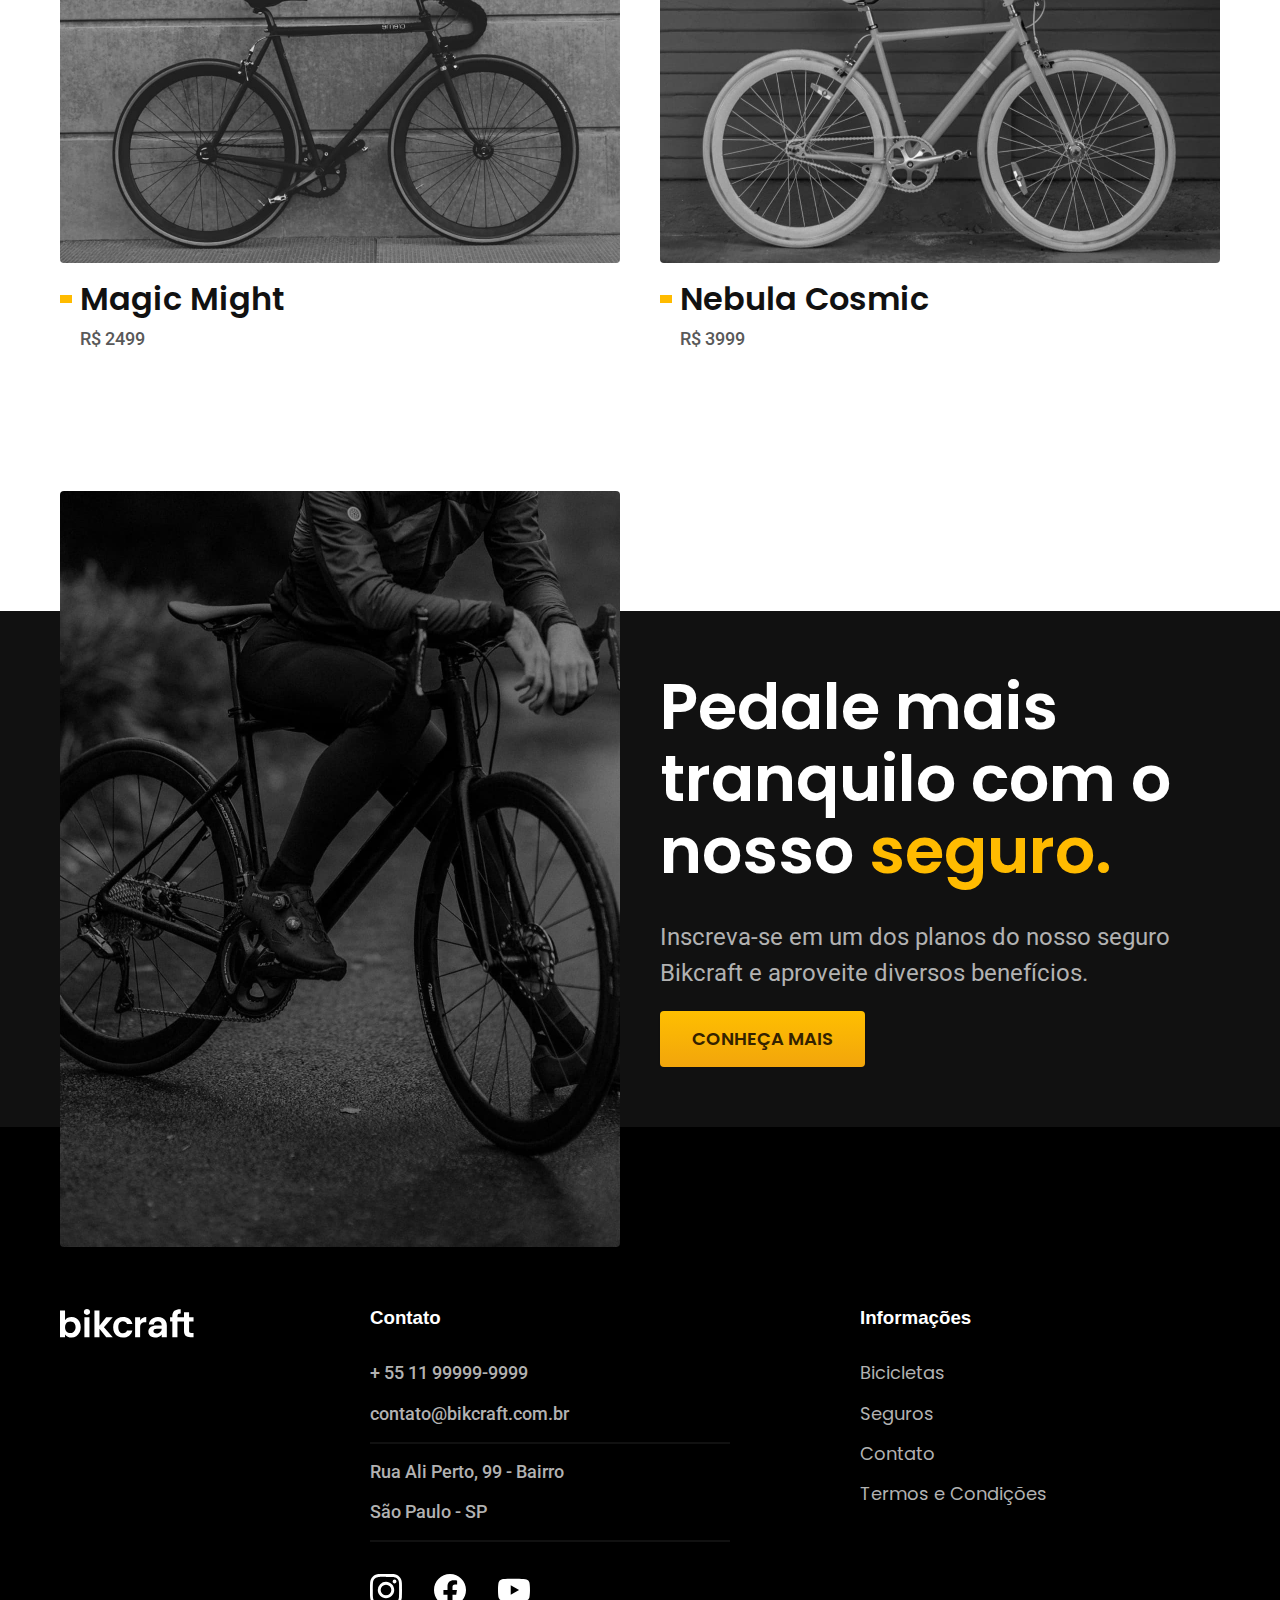
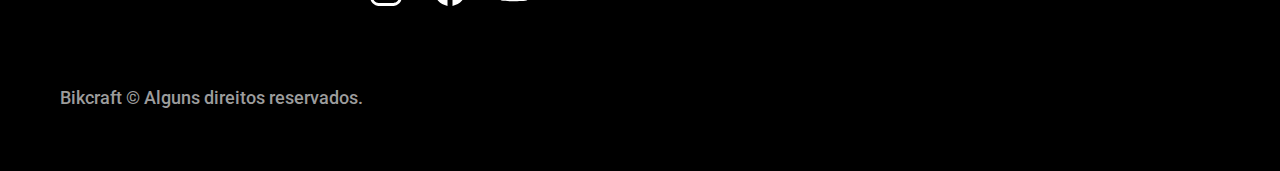
<file: bicicletas/nimbus.html>
<!DOCTYPE html>
<html lang="pt-br">

<head>
  <meta charset="UTF-8">
  <meta name="viewport" content="width=device-width, initial-scale=1.0">

  <title>Nimbus | Bikcraft</title>
  <meta name="description" content="Bicicletas elétricas de alta precisão e qualidade, feitas sob medida para o cliente. Explore o mundo na sua velocidade com a Bikcraft.">

  <link rel="icon" href="/favicon.svg" type="image/svg+xml">
  <link rel="stylesheet" href="../css/style.min.css">

  <link rel="preconnect" href="https://fonts.googleapis.com">
  <link rel="preconnect" href="https://fonts.gstatic.com" crossorigin>
  <link href="https://fonts.googleapis.com/css2?family=Merriweather:ital,wght@1,900&family=Poppins:wght@400;600&family=Roboto:wght@400;500&display=swap" rel="stylesheet">
  <script>document.documentElement.classList.add('js')  </script>
</head>

<body id="bicicleta">
  <header class="header-bg">
    <div class="header container">
      <a href="../">
        <img src="../img/bikcraft.svg" alt="Bikcraft">
      </a>

      <nav aria-label="primaria">
        <ul class="header-menu font-1-m cor-0">
          <li><a href="../bicicletas.html">Bicicletas</a></li>
          <li><a href="../seguros.html">Seguros</a></li>
          <li><a href="../contato.html">Contato</a></li>
        </ul>
      </nav>
    </div>
  </header>


  <main class="titulo-bg">
    <div>
      <div class="titulo container">
        <p class="font-2-xl cor-5">R$ 4999</p>
        <h1 class="font-1-xxl cor-0">Nimbus Stark<span class="cor-p1">.</span></h1>
      </div>
    </div>

    <div class="bicicleta container">
      <div class="bicicleta-imagens">
        <img src="../img/bicicleta/nimbus1.jpg" alt="">
        <img src="../img/bicicleta/nimbus2.jpg" alt="">
        <img src="../img/bicicleta/nimbus3.jpg" alt="">
      </div>

      <div class="bicicleta-conteudo">
        <p class="font-2-l cor-5">A Nimbus Stark é a melhor Bikcraft já criada pela nossa equipe. Ela vem equipada com os melhores acessórios, o que garante maior velocidade.</p>
        <div class="bicicleta-comprar">
          <a class="botao" href="../orcamento.html?tipo=bikcraft&produto=nimbus">Comprar Agora</a>
          <span class="font-1-xs cor-6"><img src="../img/icones/entrega.svg" alt=""> entrega em 5 dias</span>
          <span class="font-1-xs cor-6"><img src="../img/icones/estoque.svg" alt=""> 18 em estoque</span>
        </div>

        <h2 class="font-1-xs cor-0">Informações</h2>
        <ul class="bicicleta-informacoes">
          <li>
            <img src="../img/icones/eletrica.svg" alt="">
            <h3 class="font-1-m cor-0">Motor Elétrico</h3>
            <p class="font-2-xs cor-5">Permite você viajar distâncias inimaginaveis com a sua bike.</p>
          </li>
          <li>
            <img src="../img/icones/velocidade.svg" alt="">
            <h3 class="font-1-m cor-0">50 km/h</h3>
            <p class="font-2-xs cor-5">A mais rápida bicicleta elétrica disponível no mercado.</p>
          </li>
          <li>
            <img src="../img/icones/rastreador.svg" alt="">
            <h3 class="font-1-m cor-0">Rastreador</h3>
            <p class="font-2-xs cor-5">Rastreador e sistema anti-furto para garantir o seu sossego.</p>
          </li>
          <li>
            <img src="../img/icones/carbono.svg" alt="">
            <h3 class="font-1-m cor-0">Fibra de Carbono</h3>
            <p class="font-2-xs cor-5">Maior proteção possível para garantir o seu sossego.</p>
          </li>
        </ul>
        <h2 class="font-1-xs cor-0">Ficha Técnica</h2>
        <ul class="bicicleta-ficha font-2-s cor-4">
          <li>Peso <span>9 kg</span></li>
          <li>Altura <span>60 cm</span></li>
          <li>Largura <span>120 cm</span></li>
          <li>Profundidade <span>10 cm</span></li>
          <li>Marchas <span>16</span></li>
          <li>Roda <span>29</span></li>
        </ul>
      </div>
    </div>
  </main>

  <article class="bicicletas-lista container">
    <h2 class="container font-1-xxl">escolha a sua<span class="cor-p1">.</span></h2>

    <ul>
      <li>
        <a href="./magic.html">
          <img src="../img/bicicletas/magic.jpg" alt="Bicicleta preta">
          <h3 class="font-1-xl">Magic Might</h3>
          <span class="font-2-m cor-8">R$ 2499</span>
        </a>
      </li>

      <li>
        <a href="./nebula.html">
          <img src="../img/bicicletas/nebula.jpg" alt="Bicicleta preta">
          <h3 class="font-1-xl">Nebula Cosmic</h3>
          <span class="font-2-m cor-8">R$ 3999</span>
        </a>
      </li>
    </ul>
  </article>

  <article class="seguro-bg">
    <div class="seguro container">
      <div class="seguro-imagem">
        <img src="../img/fotos/seguros.jpg" alt="Pessoa parada em cima de uma bicicleta.">
      </div>
      <div class="seguro-conteudo">
        <h2 class="font-1-xxl cor-0">Pedale mais tranquilo com o nosso <span class="cor-p1">seguro.</span></h2>
        <p class="font-2-l cor-5">Inscreva-se em um dos planos do nosso seguro Bikcraft e aproveite diversos benefícios.</p>
        <a class="botao" href="../seguros.html">Conheça Mais</a>
      </div>
    </div>
  </article>

  <footer class="footer-bg">
    <div class="footer container">
      <img src="../img/bikcraft.svg" alt="Bikcraft">
      <div class="footer-contato">
        <h3 class="font-2-1-b cor-0">Contato</h3>
        <ul class="font-2-m cor-5">
          <li><a href="tel:+5511999999999">+ 55 11 99999-9999</a></li>
          <li><a href="mailto:contato@bikcraft.com.br">contato@bikcraft.com.br</a></li>
          <li>Rua Ali Perto, 99 - Bairro</li>
          <li>São Paulo - SP</li>
        </ul>
        <div class="footer-redes">
          <a href="../">
            <img src="../img/redes/instagram.svg" alt="Instagram">
          </a>

          <a href="./">
            <img src="../img/redes/facebook.svg" alt="Facebook">
          </a>

          <a href="./">
            <img src="../img/redes/youtube.svg" alt="Youtube">
          </a>

        </div>
      </div>
      <div class="footer-informacoes">
        <h3 class="font-2-1-b cor-0">Informações</h3>
        <nav>
          <ul class="font-1-m cor-5">
            <li><a href="../bicicletas.html">Bicicletas</a></li>
            <li><a href="../seguros.html">Seguros</a></li>
            <li><a href="../contato.html">Contato</a></li>
            <li><a href="../termos.html">Termos e Condições</a></li>
          </ul>
        </nav>
      </div>
      <p class="footer-copy font-2-m cor-6">Bikcraft © Alguns direitos reservados.</p>
    </div>
  </footer>
  <script src="../js/script.js"></script>
</body>

</html>
</file>
<file: css/style.min.css>
body{margin:0;font-family:Arial,Helvetica,sans-serif;color:#111}blockquote,dd,h1,h2,h3,h4,p,ul{margin:0}ul{padding:0;list-style:none}a{text-decoration:none;color:inherit}img{max-width:100%;height:auto;display:block}img[src$=".jpg"]{border-radius:4px}.font-1-xs{font:400 0.75rem/1.35 Poppins,sans-serif}.font-2-xs{font:400 0.875rem/1.43 Roboto,sans-serif}.font-1-s{font:400 1rem/1.5 Poppins,sans-serif}.font-2-s{font:400 1rem/1.5 Roboto,sans-serif}.font-1-m,.font-1-m-b{font:400 1.125rem/1.35 Poppins,sans-serif}.font-1-m-b{font-weight:600}.font-2-m{font:500 1.125rem/1.35 Roboto,sans-serif}.font-1-l{font:400 1.5rem/1.5 Poppins,sans-serif}.font-2-l,.font-2-l-b{font:400 1.5rem/1.5 Roboto,sans-serif}.font-2-l-b{font-weight:500;letter-spacing:.015em;text-transform:uppercase}.font-1-xl{font:600 2rem/1.25 Poppins,sans-serif}.font-2-xl{font:500 2rem/1.25 Roboto,sans-serif}.font-1-xxl{font:600 4rem/1.125 Poppins,sans-serif}@media (max-width:1200px){.font-1-xxl{font-size:3rem}.font-2-l,.font-2-l-b{font-size:1.125rem}}@media (max-width:800px){.font-1-xxl{font-size:2rem}.font-1-xl,.font-2-xl{font-size:1.5rem}}:root{--cor-0:#ffffff;--cor-1:#f7f7f7;--cor-2:#ededed;--cor-3:#dedede;--cor-4:#cccccc;--cor-5:#b2b2b2;--cor-6:#9c9c9c;--cor-7:#717171;--cor-8:#595959;--cor-9:#404040;--cor-10:#2e2e2e;--cor-11:#111111;--cor-12:#000000;--cor-p1:#ffbb00;--cor-p2:#e4a30b;--cor-p3:#a66f00;--cor-p4:#664400;--cor-p5:#332200}.cor-0{color:var(--cor-0)}.cor-1{color:var(--cor-1)}.cor-2{color:var(--cor-2)}.cor-3{color:var(--cor-3)}.cor-4{color:var(--cor-4)}.cor-5{color:var(--cor-5)}.cor-6{color:var(--cor-6)}.cor-7{color:var(--cor-7)}.cor-8{color:var(--cor-8)}.cor-9{color:var(--cor-9)}.cor-10{color:var(--cor-10)}.cor-11{color:var(--cor-11)}.cor-12{color:var(--cor-12)}.cor-p1{color:var(--cor-p1)}.cor-p2{color:var(--cor-p2)}.cor-p3{color:var(--cor-p3)}.cor-p4{color:var(--cor-p4)}.cor-p5{color:var(--cor-p5)}.js .fadeInDown{transform:translate3d(0,-20px,0)}.js .fadeInUp{transform:translate3d(0,20px,0)}.js .fadeInRight{transform:translate3d(20px,0,0)}.js .fadeInLeft{transform:translate3d(-20px,0,0)}.js [data-anime]{opacity:0}.js .anime{opacity:1;transform:none;transition:transform .8s,opacity .8s}.header-bg{background:var(--cor-12)}.header{display:flex;flex-wrap:wrap;gap:20px;justify-content:space-between;align-items:center;padding-top:20px;padding-bottom:20px}.header-menu{display:flex;flex-wrap:wrap;gap:40px}.header-menu a{display:inline-block;padding:16px 0;position:relative}.header-menu a::after{content:"";display:block;height:2px;width:0;background:var(--cor-0);margin-top:4px;transition:.3s;position:absolute}.header-menu a.ativo::after,.header-menu a:hover:after{width:100%}@media (max-width:800px){.header-menu{gap:20px}.header-menu a{background:var(--cor-11);padding:12px 16px;border-radius:4px}.header-menu a:hover{background-color:var(--cor-10)}.header a:after{display:none}}@media (max-width:600px){.header-menu{gap:12px}.header-menu a{padding:8px 12px;font-size:14px}}.footer-bg{background-color:var(--cor-12)}.footer{display:grid;grid-template-columns:3fr 5fr 4fr;gap:40px;padding-top:60px;padding-bottom:60px}.footer h3{margin-bottom:32px}.footer-contato ul{margin-bottom:32px}.footer-contato li:nth-child(even):after{content:"";display:block;max-width:360px;height:2px;background:var(--cor-11);margin-top:16px}.footer li{margin-bottom:16px}.footer-redes{display:flex;gap:32px}.footer a:hover{color:var(--cor-0)}.footer-copy{grid-column:1/-1;margin-top:40px}@media (max-width:800px){.footer>img{display:none}.footer{grid-template-columns:1fr 1fr}}@media (max-width:600px){.footer{grid-template-columns:1fr;gap:60px}.footer-copy{margin-top:0}}.container{box-sizing:border-box;max-width:1200px;padding-left:20px;padding-right:20px;margin-left:auto;margin-right:auto}.botao{display:inline-block;padding:16px 32px;background:linear-gradient(#ffbf00,#f2a50c);border-radius:4px;box-shadow:0 1px 2px rgba(0,0,0,.1);text-transform:uppercase;color:var(--cor-p5);font:600 1.125rem/1.35 Poppins,sans-serif;max-width:max-content;border:none}.botao:hover{background:linear-gradient(#ffb60d,#e59317)}.botao.secundario{background:var(--cor-10);color:var(--cor-2)}.botao.secundario:hover{background:var(--cor-9)}.botao.seta{display:flex;align-items:center}.botao.seta::after{content:"";display:inline-block;width:18px;height:10px;margin-left:12px;background:url("../img/icones/seta.svg");transition:transform .2s}.botao.seta:hover::after{transform:translateX(4px)}@media (max-width:600px){.botao{padding:12px 16px;font-size:1rem}}.link{display:inline-block;color:var(--cor-p1);font:500 1.5rem/1.5 Poppins,sans-serif;text-transform:uppercase}.link::after{content:"";display:block;width:100%;height:4px;background-color:currentColor}.link:hover{color:var(--cor-0)}.titulo-bg{padding-top:60px;padding-bottom:60px;background-color:var(--cor-11)}.titulo{background:url("../img/dec/top-right.svg") no-repeat top right 20px}.titulo p{margin-bottom:4px}@media (max-width:800px){.titulo-bg{padding-top:40px;padding-bottom:40px}.titulo p{font-size:1rem;text-transform:lowercase;font-weight:400}}.form{display:grid;grid-template-columns:1fr 1fr;gap:20px}.form label{display:block;font:400 1rem/1.5 Poppins,sans-serif;margin-bottom:4px}.form .col-2{grid-column:span 2}.form input[type=email],.form input[type=text],.form textarea{font:400 1rem/1.5 Roboto,sans-serif;background:var(--cor-1);border:1px solid var(--cor-2);padding:12px;border-radius:4px;width:100%;box-sizing:border-box}.form input[type=email]:focus,.form input[type=text]:focus,.form textarea:focus{outline:0;border-color:var(--cor-p1);background:var(--cor-0);box-shadow:0 0 0 2px #fea}@media (max-width:600px){.form{grid-template-columns:1fr}.form .col-2{grid-column:1}}.introducao-bg{background:var(--cor-12) url("../img/dec/bottom-left.svg") no-repeat bottom 160px left 20px;box-shadow:inset 0 -120px var(--cor-0)}.introducao{display:grid;grid-template-columns:1fr 1fr;gap:0 40px}.introducao-conteudo{align-self:end;padding-bottom:200px}.introducao img{width:100%;height:100%;object-fit:cover;border-radius:4px}.introducao h1{margin-bottom:32px}.introducao p{margin-bottom:20px}@media (max-width:800px){.introducao-bg{background:var(--cor-11);padding-top:40px;box-shadow:inset 0 -60px #fff}.introducao{grid-template-columns:1fr;gap:32px}.introducao-conteudo{padding-bottom:0}.introducao h1{margin-bottom:16px}.introducao img{height:300px;width:100%}}.tecnologia-bg{background-color:var(--cor-11);box-shadow:inset 0 80px var(--cor-0),inset 0 -80px var(--cor-0)}.tecnologia{display:grid;grid-template-columns:1fr 1fr;gap:40px}.tecnologia-imagem img{width:100%;height:100%;object-fit:cover;object-position:left}.tecnologia-conteudo{padding-top:160px;padding-bottom:160px}.tecnologia-conteudo>span{display:block;margin-bottom:20px}.tecnologia-conteudo h2{margin-bottom:32px}.tecnologia-conteudo>p{margin-bottom:32px}.tecnologia a{margin-bottom:80px}.tecnologia-vantagens{display:flex;gap:40px}.tecnologia-vantagens h3{margin-bottom:8px;width:max-content}.tecnologia-vantagens img{width:24px;margin-bottom:8px}@media (max-width:800px){.tecnologia-bg{box-shadow:initial}.tecnologia{grid-template-columns:1fr}.tecnologia-conteudo{padding-top:60px;padding-bottom:60px}.tecnologia-imagem{display:none}.tecnologia a{margin-bottom:60px}}@media (max-width:600px){.tecnologia-vantagens{flex-direction:column}}.parceiros{padding-top:60px;padding-bottom:20px}.parceiros h2{margin-bottom:60px}.parceiros ul{padding:0 20px;max-width:1400px;display:grid;grid-template-columns:repeat(4,1fr);margin:0 auto}.parceiros li{display:flex;padding:32px;border-left:2px solid var(--cor-2)}.parceiros img{margin:auto}.parceiros li:first-child,.parceiros li:nth-child(5){border-left:none}.parceiros li:nth-child(n+5){border-top:2px solid var(--cor-2)}@media (max-width:800px){.parceiros{padding-bottom:60px}.parceiros h2{margin-bottom:20px}.parceiros ul{grid-template-columns:repeat(2,1fr)}.parceiros li{padding:20px}.parceiros li:nth-child(n+3){border-top:2px solid var(--cor-2)}.parceiros li:nth-child(odd){border-left:none}}.depoimento{display:grid;grid-template-columns:1fr 1fr;background-color:var(--cor-p1);overflow:hidden}.depoimento img{width:100%;height:100%;object-fit:cover;border-radius:0}.depoimento-conteudo{padding:40px 40px 80px 80px;align-self:end;background:url("../img/dec/bottom-right-p.svg") no-repeat bottom 40px right 40px}.depoimento-conteudo p{max-width:32ch;font-family:Merriweather,serif;font-style:italic;font-weight:900;margin-bottom:32px;position:relative}.depoimento p::before{content:"“";font-size:5rem;color:var(--cor-p2);position:absolute;left:-50px;top:-20px}.depoimento p::after{content:"”";font-size:5rem;color:var(--cor-p2);position:absolute}@media (min-width:1200px){.depoimento img{max-height:520px}}@media (max-width:800px){.depoimento{grid-template-columns:1fr;text-align:center}.depoimento-conteudo{padding:40px 20px;justify-self:center}.depoimento p::after,.depoimento p::before{font-size:2.5rem}.depoimento p::before{left:-20px;top:-10px}.depoimento img{max-height:200px}}.bicicletas-lista{padding-top:60px;padding-bottom:120px}.bicicletas-lista h2{margin-bottom:40px}.bicicletas-lista ul{display:flex;gap:40px;padding:0 20px 20px 20px;max-width:1400px;margin-left:auto;margin-right:auto;overflow-x:auto}#bicicleta .bicicletas-lista ul{padding:0 0 20px 0}.bicicletas-lista li{flex:1;min-width:280px}.bicicletas-lista a{display:block}.bicicletas-lista img{margin-bottom:16px}.bicicletas-lista h3{margin-bottom:8px;display:flex;align-items:center}.bicicletas-lista h3::before{content:"";display:inline-block;height:8px;width:12px;margin-right:8px;background-color:var(--cor-p1);transition:width .2s}.bicicletas-lista a:hover h3::before{width:24px}.bicicletas-lista li span{padding-left:20px}@media (max-width:800px){.bicicletas-lista{padding-bottom:60px}.bicicletas-lista ul{gap:20px}}.bicicletas-bg{background:linear-gradient(to right,var(--cor-0) 30%,var(--cor-11) 30%)}.bicicletas{display:grid;grid-template-columns:1fr 1fr;gap:40px;padding-top:60px;padding-bottom:60px;background:url("../img/dec/top-right.svg") no-repeat top 40px right 20px}.bicicletas-imagem{display:grid}.bicicletas-imagem img{grid-area:1/1}.bicicletas-imagem span{grid-area:1/1;place-self:start end;margin-top:20px;background:var(--cor-11);display:inline-block;padding:8px 16px 8px 8px;border-radius:4px 0 0 4px}.bicicletas-conteudo{display:grid;grid-template-columns:1fr auto;align-content:start}.bicicletas-conteudo h2,.bicicletas-conteudo p{grid-column:1/-1}.bicicletas h2{margin-bottom:20px}.bicicletas h2::before{content:"";display:block;width:12px;height:8px;background-color:var(--cor-p1);margin-bottom:8px}.bicicletas p{margin-bottom:32px}.bicicletas a{place-self:end}.bicicletas ul{display:grid;gap:16px}.bicicletas li{display:flex;align-items:center}.bicicletas-conteudo img{width:24px;margin-right:8px}@media (max-width:800px){.bicicletas-bg{background:var(--cor-11)}.bicicletas{grid-template-columns:1fr;gap:20px;padding-top:40px;padding-bottom:40px}}@media (max-width:600px){.bicicletas-conteudo{grid-template-columns:1fr}.bicicletas ul{font-size:1rem;margin-bottom:32px;grid-template-columns:1fr 1fr}.bicicletas a{place-self:start}}.bicicleta{display:grid;grid-template-columns:1fr 1fr;align-items:start;gap:40px;padding-top:60px;padding-bottom:60px}#bicicleta .titulo p{text-transform:uppercase}.bicicleta-imagens{display:flex;flex-wrap:wrap;gap:20px}.bicicleta-imagens img{flex:1;min-width:200px}.bicicleta-imagens img:first-child{min-width:100%}.bicicleta-conteudo>p{margin-bottom:32px}.bicicleta-comprar{display:grid;grid-template-columns:max-content auto;align-items:center;justify-items:start;gap:8px 12px;margin-bottom:40px}.bicicleta-comprar a{grid-row:span 2}.bicicleta-comprar span{display:flex;align-items:center;background-color:var(--cor-12);gap:8px;padding:4px 8px;border-radius:4px}.bicicleta-conteudo h2{text-transform:uppercase;letter-spacing:.015em;margin-bottom:12px}.bicicleta-ficha,.bicicleta-informacoes{padding:32px;background-color:var(--cor-12);border-radius:4px}.bicicleta-informacoes{margin-bottom:40px;display:grid;grid-template-columns:1fr 1fr;gap:32px}.bicicleta-informacoes img{width:24px;margin-bottom:8px}.bicicleta-informacoes h3{margin-bottom:8px}.bicicleta-ficha li{padding:4px 0;display:flex;justify-content:space-between;border-bottom:1px solid var(--cor-11)}.bicicleta-ficha li:last-child{border-bottom:none}.bicicleta-ficha span{color:var(--cor-6)}@media (max-width:800px){.bicicleta{grid-template-columns:1fr;padding-top:40px;padding-bottom:40px}.bicicleta-imagens{grid-row:2}}@media (max-width:400px){.bicicleta-informacoes{grid-template-columns:1fr}.bicicleta-comprar{grid-template-columns:1fr}}.seguro-bg{background-color:var(--cor-11);box-shadow:inset 0 120px var(--cor-0),inset 0 -120px var(--cor-12)}.seguro{display:grid;grid-template-columns:1fr 1fr;gap:40px}.seguro-imagem img{width:100%;height:100%;object-fit:cover}.seguro-conteudo{padding-top:180px;padding-bottom:180px}.seguro h2{margin-bottom:32px}.seguro p{margin-bottom:20px}@media (max-width:800px){.seguro-bg{box-shadow:inset 0 -60px var(--cor-12)}.seguro{grid-template-columns:1fr}.seguro-conteudo{grid-row:1;padding-top:40px;padding-bottom:0}}.seguros-bg{background:var(--cor-11)}.seguros{padding-top:60px;padding-bottom:60px;display:grid;grid-template-columns:1fr 1fr;gap:40px;align-items:center}#seguros .seguros{padding-top:0}.seguros h2{grid-column:1/-1}.seguros-item{background-color:var(--cor-12);padding:32px 32px 32px 60px;display:grid;grid-template-columns:1fr auto;border-radius:4px}.seguros-item h3{margin-bottom:40px}.seguros-item span{grid-column:2;display:block;text-align:right}.seguros-item ul{grid-column:1/-1;margin-bottom:32px}.seguros-item li{display:flex;align-items:center;position:relative}.seguros-item li+li{margin-top:20px}.seguros-item li::before{content:"";display:inline-block;width:13px;height:9px;background-image:url("../img/icones/lista.svg");position:absolute;left:-21px}.seguros-item a{grid-column:1/-1}@media (max-width:800px){.seguros{grid-template-columns:1fr}}.vantagens-bg{background-color:var(--cor-12)}.vantagens{padding-top:120px;padding-bottom:120px}.vantagens h2{margin-bottom:60px}.vantagens ul{display:grid;grid-template-columns:repeat(auto-fit,minmax(280px,max-content));gap:40px 80px}.vantagens h3,.vantagens img{margin-bottom:8px}@media (max-width:800px){.vantagens{padding-top:60px;padding-bottom:60px}.vantagens h2{margin-bottom:40px}.vantagens ul{gap:20px}}.perguntas{padding-top:120px;padding-bottom:120px}.perguntas h2{margin-bottom:60px}.perguntas dl>div{padding:20px;border-radius:4px}.perguntas dl>div:nth-child(odd){background-color:var(--cor-1)}.perguntas button{display:grid;grid-template-columns:auto 1fr auto;align-items:center;gap:8px;cursor:pointer;border:none;background:0 0;width:100%;text-align:left}.perguntas button::before{content:"";display:inline-block;width:12px;height:8px;background-color:var(--cor-p1)}.perguntas button::after{content:"";display:inline-block;width:14px;height:6px;background-image:url("../img/icones/seta-abrir.svg");transition:.3s}.perguntas button:hover::after,.perguntas button[aria-expanded=true]::after{transform:rotate(180deg)}.js .perguntas dd{display:none}.js .perguntas dd.ativa{display:block}.perguntas dd{padding-left:20px;padding-top:16px;max-width:80ch}@media (max-width:800px){.perguntas{padding-top:60px;padding-bottom:60px}.perguntas h2{margin-bottom:40px}}#contato{background:linear-gradient(var(--cor-11) 600px,var(--cor-1) 0)}.contato{display:grid;grid-template-columns:5fr 7fr}.contato-dados,.contato-formulario{padding:60px;box-shadow:0 1px 2px rgba(0,0,0,.1)}.contato-dados{border-radius:5px 0 0 5px;background:var(--cor-12) url("../img/dec/bottom-left.svg") no-repeat bottom 20px left 20px}.contato-formulario{border-radius:0 5px 5px 0;background:var(--cor-0) url("../img/dec/bottom-right.svg") no-repeat bottom 20px right 20px}.contato-dados h2{margin-bottom:60px}.contato-endereco{padding-left:28px;margin-bottom:32px;background:url("../img/icones/local.svg") no-repeat 0 2px}.contato-endereco p{margin-bottom:8px}.contato-meios a{display:block;max-width:max-content;margin-bottom:8px;padding-left:28px}.contato-meios a:hover{color:var(--cor-0)}.contato-meios a:first-child{background:url("../img/icones/email.svg") no-repeat 0 2px}.contato-meios a:nth-child(2){margin-bottom:32px}.contato-meios a:nth-child(3){background:url("../img/icones/telefone.svg") no-repeat 0 2px;margin-bottom:60px}.contato-redes{display:flex;gap:32px;padding-left:28px}@media (max-width:800px){.contato{grid-template-columns:1fr}.contato-dados,.contato-formulario{padding:20px}.contato-dados{border-radius:5px 5px 0 0;background:var(--cor-12)}.contato-formulario{border-radius:0 0 5px 5px}.contato-dados h2,.contato-meios a:nth-child(3){margin-bottom:32px}.contato-redes{margin-bottom:12px}}.lojas{display:grid;grid-template-columns:1fr 1fr;gap:0 40px;padding-top:120px;padding-bottom:120px}.lojas h2{grid-column:1/-1;margin-bottom:60px}.lojas img{border-radius:4px 4px 0 0}.lojas-item{border-radius:4px;background:var(--cor-0);box-shadow:0 1px 2px rgba(0,0,0,.1)}.lojas-conteudo{display:grid;grid-template-columns:1fr 1fr;gap:32px 16px;padding:32px}.lojas-conteudo h3,.lojas-tempo{grid-column:1/-1}.lojas-dados{display:grid;gap:8px;border-left:2px solid var(--cor-2);padding-left:12px}.lojas-tempo{display:flex;align-items:center;gap:8px}@media (max-width:800px){.lojas{gap:20px;padding-top:60px;padding-bottom:60px}.lojas h2{margin-bottom:32px}.lojas-conteudo{grid-template-columns:1fr}}@media (max-width:600px){.lojas{grid-template-columns:1fr}}#orcamento{background:linear-gradient(var(--cor-11) 600px,var(--cor-1) 0)}.orcamento{display:grid;grid-template-columns:5fr 7fr;padding-bottom:120px}.orcamento h2{text-transform:uppercase;position:relative;display:flex;align-items:center}.orcamento h2::before{content:"";display:inline-block;width:4px;height:8px;background-color:var(--cor-p1);position:absolute;left:-12px}.orcamento-dados,.orcamento-produto{padding:60px;box-shadow:0 1px 2px rgba(0,0,0,.1)}.orcamento-produto{border-radius:5px 0 0 5px;background:var(--cor-12) url("../img/dec/bottom-left.svg") no-repeat bottom 20px left 20px;display:grid;grid-template-columns:1fr 1fr;gap:20px;align-content:start}.orcamento-produto>*{grid-column:1/-1}.orcamento-produto>label{grid-column:initial}.orcamento-produto label{font:600 1rem/1.5 Poppins,sans-serif;cursor:pointer;color:var(--cor-4);background-color:var(--cor-10);display:block;padding:12px 16px;border-radius:4px;display:grid;grid-template-columns:auto 1fr auto;align-items:center;border:1px solida var(--cor-10)}.orcamento-produto input:checked+label{background:var(--cor-0);color:var(--cor-11)}.orcamento-produto label::before{content:"";display:inline-block;box-sizing:border-box;width:12px;height:12px;border:1px solid var(--cor-6);border-radius:50%;margin-right:8px}.orcamento-produto input:checked+label::before{border-color:var(--cor-7);box-shadow:inset 0 0 0 3px var(--cor-0),inset 0 0 0 6px var(--cor-7)}.orcamento-produto label:hover{background-color:var(--cor-9);border-color:var(--cor-9)}.orcamento-produto input:focus+label{box-shadow:0 0 0 2px var(--cor-p1);border-color:var(--cor-12)}.orcamento-produto label span{display:none}.orcamento-produto input:checked+label span{display:inline-block}.orcamento-produto input{opacity:0;position:absolute;pointer-events:none}.orcamento-dados{border-radius:0 5px 5px 0;background:var(--cor-0);background:var(--cor-0) url("../img/dec/bottom-right.svg") no-repeat bottom 20px right 20px}.orcamento-conteudo{display:none}.orcamento-conteudo h2,.orcamento-dados h2:nth-last-of-type(n+2){margin-top:20px}#bikcraft:checked~#orcamento-bikcraft,#seguro:checked~#orcamento-seguro{display:grid;gap:20px}.orcamento-detalhes{display:none;background:var(--cor-0);padding:20px;grid-template-columns:1fr 1fr;border-radius:4px;align-items:center}.orcamento-detalhes li{display:flex;align-items:center;margin-bottom:8px}.orcamento-detalhes li img{width:16px;margin-right:8px}.orcamento-produto input:checked+label+.orcamento-detalhes{display:grid}@media (max-width:1200px){.orcamento-dados,.orcamento-produto{padding:32px}}@media (max-width:800px){.orcamento{grid-template-columns:1fr}.orcamento-produto{border-radius:5px 5px 0 0;background:var(--cor-12)}.orcamento-dados{border-radius:0 0 5px 5px}}@media (max-width:400px){.orcamento-produto{grid-template-columns:1fr}}.termos{padding-top:80px;padding-bottom:80px}.termos h2{font-weight:600;margin-bottom:20px}.termos p+h2{margin-top:40px}.termos p{margin-bottom:24px;max-width:75ch}
</file>
